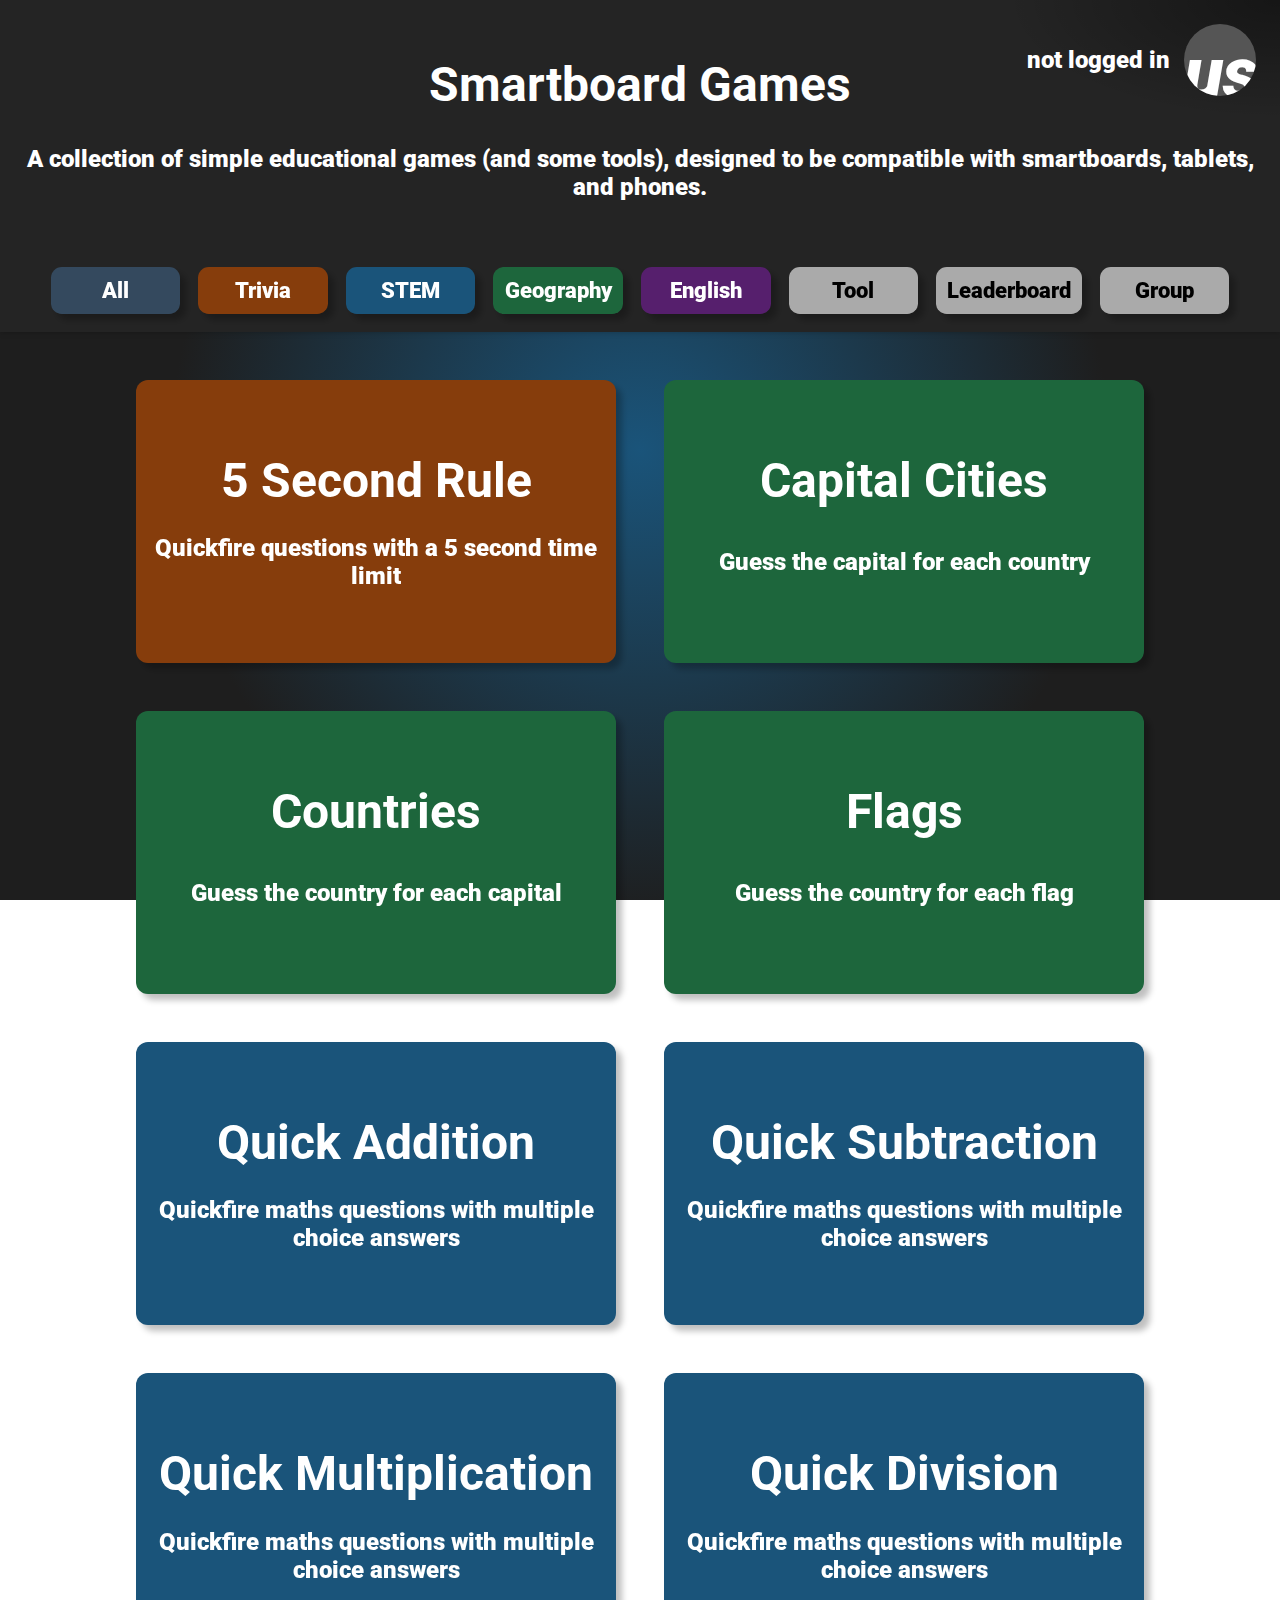
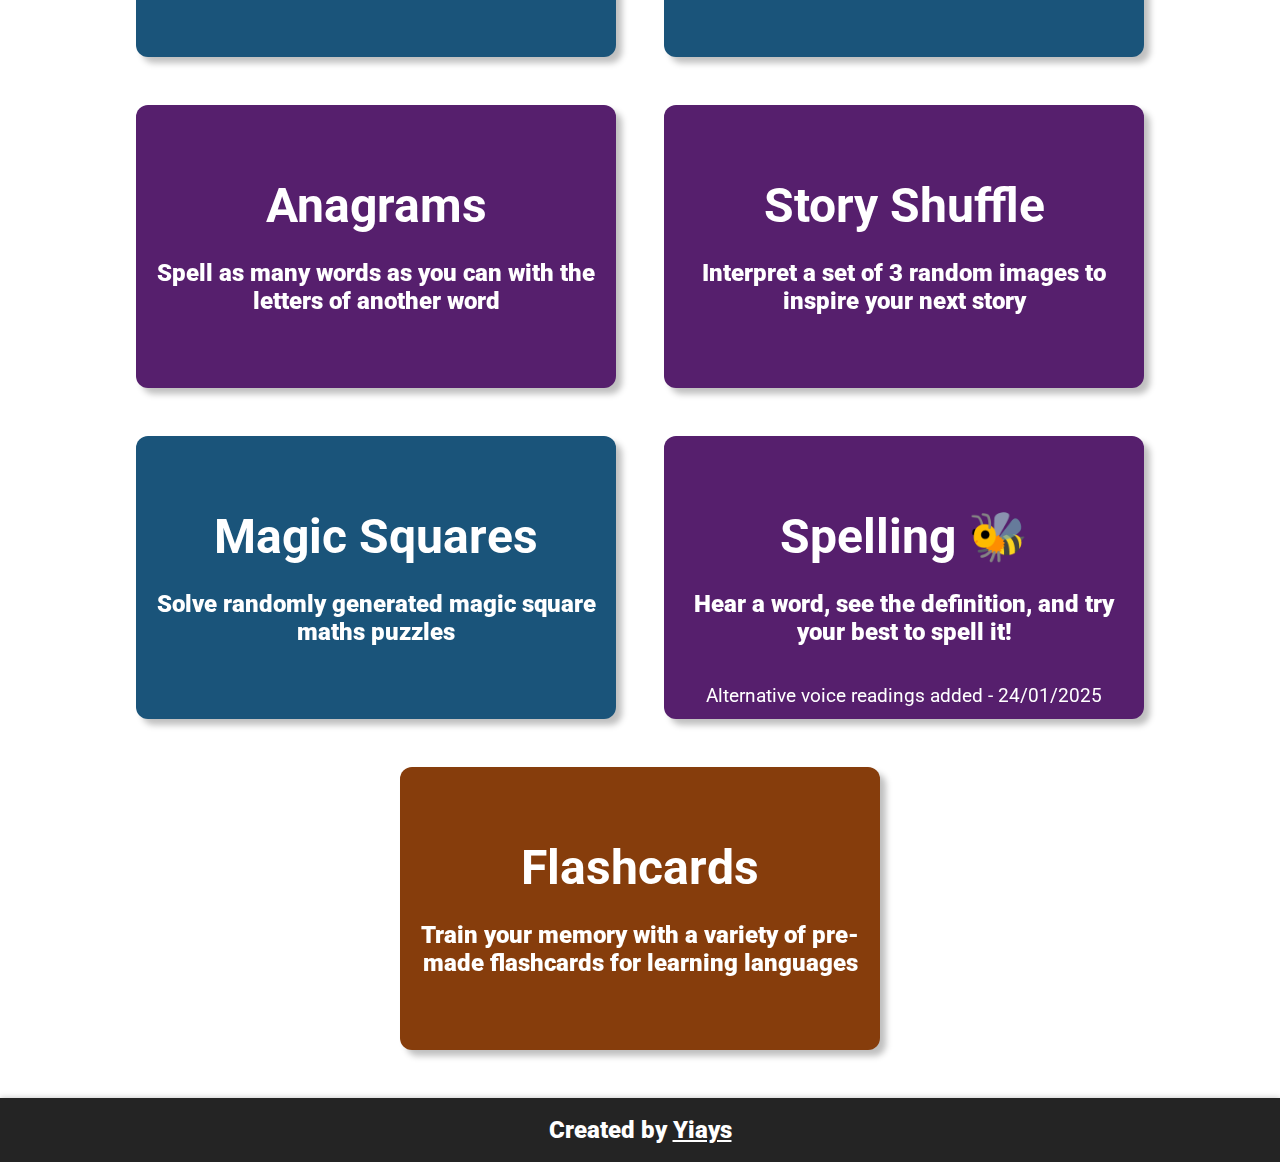
<file: index.html>
<!DOCTYPE html>
<html lang="en">
<head>
  <meta charset="UTF-8">
  <meta http-equiv="X-UA-Compatible" content="IE=edge">
  <meta name="viewport" content="width=device-width, initial-scale=1.0">
  <title>Smartboard Games</title>
  <meta name="description" content="A collection of simple educational games designed to run on smartboards, tablets, and phones.">
  <meta name="tags" content="educational, games, smartboard, whiteboard, classroom, student, interactive">

  <link rel="preconnect" href="https://fonts.googleapis.com">
  <link rel="preconnect" href="https://fonts.gstatic.com" crossorigin>
  <link href="https://fonts.googleapis.com/css2?family=Roboto:wght@400;900&display=swap" rel="stylesheet">
  <link rel="stylesheet" href="/common.css?v=16" rel="stylesheet">
  <link rel="stylesheet" href="https://cdn.yiays.com/yiaycons/yiaycons.css">
  <style>
    a {
      color: white!important;
    }
    .hero, nav, footer {
      width: 100%;
      box-sizing: border-box;
      background: #242424;
    }
    .hero {
      padding: 1em;
      z-index: 100;
    }
    @media screen and (max-width: 40rem) {
      .hero {
        padding-top: 3rem;
      }
    }
    nav, footer {
      box-shadow: rgba(0,0,0,0.25) 0 0 0.25rem 0;
    }
    nav {
      position: sticky;
      top: 0;
      z-index: 99;
    }
    .profile {
      position: absolute;
      display: flex;
      flex-direction: row;
      align-items: center;
      text-decoration: none;
      gap: 0.2em;
      top: 0;
      right: 0;
      font-size: 3rem;
      padding: 1rem;
      background: radial-gradient(at top right, rgba(0,0,0,0.4) 0%, rgba(0,0,0,0) 70%);
    }
    .profile::before {
      content: attr(data-username);
      font-size: 0.33em;
    }
    .profile::after {
      content: attr(data-note);
      font-size: 0.2em;
      position: absolute;
      font-style: italic;
      font-weight: 400;
      top: 0.6em;
      right: 1em;
      width: max-content;

    }
    .profile .pfp {
      background: #555;
      display: block;
      width: 1em;
      height: 1em;
      border-radius: 50%;
      overflow: hidden;
    }
    .profile .icon {
      position: relative;
      top: 0.1em;
    }
    main {
      display: flex;
      flex-grow: 1;
      align-items: center;
      justify-content: center;
    }
    footer {
      display: flex;
      padding: 0.75em;
      align-items: center;
      justify-content: center;
    }
    footer > * {
      margin: 0 2rem;
    }
    .row {
      display: flex;
      flex-direction: row;
      flex-wrap: wrap;
      justify-content: center;
    }
    .games {
      margin: 1rem;
      max-width: 120rem;
    }
    .categories {
      display: block;
      text-align: center;
      padding: 0.5rem;
    }
    .category {
      display: inline-block;
      font-size: 0.9rem;
      margin: 0.25rem;
      min-width: 5em;
    }
    .category.active {
      border-bottom-left-radius: 0;
      border-bottom-right-radius: 0;
    }
    .c-trivia {
      background-color: #863d0c;
      background-color: var(--trivia);
    }
    .c-stem {
      background-color: #1a547a;
      background-color: var(--stem);
    }
    .c-geography {
      background-color: #1d663c;
      background-color: var(--geo);
    }
    .c-english {
      background-color: #561f6d;
      background-color: var(--eng);
    }
    .c-other {
      background-color: #aaa;
      background-color: var(--secondary);
      color: black !important;
      color: var(--antitext) !important;
    }
    .game {
      position: relative;
      flex-direction: column;
      width: 19em;
      min-height: 5.8em;
      max-height: 12em;
      margin: 1em;
      padding: 3em 0.5em;
      font-size: 1em;
      transition: font-size 250ms;
    }
    .game::after {
      content: attr(data-note);
      position: absolute;
      bottom: 0;
      left: 0;
      right: 0;
      text-align: center;
      margin: 0.5rem;
      font-size: 0.8em;
      font-weight: 400;
    }
    .game.hidden {
      font-size: 0em;
    }
    .game .badges {
      position: absolute;
      top: 0;
      right: 0;
      text-align: right;
      margin: 0.5em;
    }
    .game h1, .game p {
      flex-grow: 1;
    }
    .game sub {
      font-style: italic;
    }
  </style>
</head>
<body>
  <div class="hero">
    <a href="/profile.html" class="profile" data-username="not logged in" data-note="">
      <i class="pfp">
        <span class="icon icon-">user</span>
      </i>
    </a>
    <h1>Smartboard Games</h1>
    <p>
      A collection of simple educational games (and some tools), designed to be compatible with smartboards, tablets, and phones.
    </p>
  </div>
  <nav class="categories">
    <a href="#" class="btn category" data-filter="none">All</a>
    <a href="#trivia" class="btn category c-trivia" data-filter="trivia">Trivia</a>
    <a href="#stem" class="btn category c-stem" data-filter="stem">STEM</a>
    <a href="#geography" class="btn category c-geography" data-filter="geography">Geography</a>
    <a href="#english" class="btn category c-english" data-filter="english">English</a>
    <a href="#tool" class="btn category c-other" data-filter="tool"><span class="icon icon-cog"></span> Tool</a>
    <a href="#leaderboard" class="btn category c-other" data-filter="leaderboard"><span class="icon icon-stats-bars2"></span> Leaderboard</a>
    <a href="#group" class="btn category c-other" data-filter="group"><span class="icon icon-users"></span> Group</a>
  </nav>
  <main>
    <div class="row games">
      <a href="trivia/5secondrule.html" class="btn game c-trivia" data-filter="trivia group" data-note="">
        <p class="badges">
          <span class="icon icon-users" title="Group game"></span>
        </p>
        <h1>5 Second Rule</h1>
        <p>Quickfire questions with a 5 second time limit</p>
      </a>
      <a href="geography/capitals.html" class="btn game c-geography" data-filter="geography group" data-note="">
        <p class="badges">
          <span class="icon icon-users" title="Group game"></span>
        </p>
        <h1>Capital Cities</h1>
        <p>Guess the capital for each country</p>
      </a>
      <a href="geography/capitals.html?mode=1" class="btn game c-geography" data-filter="geography group" data-note="">
        <p class="badges">
          <span class="icon icon-users" title="Group game"></span>
        </p>
        <h1>Countries</h1>
        <p>Guess the country for each capital</p>
      </a>
      <a href="geography/capitals.html?mode=2" class="btn game c-geography" data-filter="geography group" data-note="">
        <p class="badges">
          <span class="icon icon-users" title="Group game"></span>
        </p>
        <h1>Flags</h1>
        <p>Guess the country for each flag</p>
      </a>
      <a href="stem/quickmaths.html?mode=0&difficulty=easy" class="btn game c-stem" data-filter="stem leaderboard" data-scope="quickmaths_0_*" data-note="">
        <p class="badges">
          <span class="icon icon-stats-bars2" title="Leaderboard game"></span>
        </p>
        <h1>Quick Addition</h1>
        <p>Quickfire maths questions with multiple choice answers</p>
      </a>
      <a href="stem/quickmaths.html?mode=1&difficulty=easy" class="btn game c-stem" data-filter="stem leaderboard" data-scope="quickmaths_1_*" data-note="">
        <p class="badges">
          <span class="icon icon-stats-bars2" title="Leaderboard game"></span>
        </p>
        <h1>Quick Subtraction</h1>
        <p>Quickfire maths questions with multiple choice answers</p>
      </a>
      <a href="stem/quickmaths.html?mode=2&difficulty=easy" class="btn game c-stem" data-filter="stem leaderboard" data-scope="quickmaths_2_*" data-note="">
        <p class="badges">
          <span class="icon icon-stats-bars2" title="Leaderboard game"></span>
        </p>
        <h1>Quick Multiplication</h1>
        <p>Quickfire maths questions with multiple choice answers</p>
      </a>
      <a href="stem/quickmaths.html?mode=3&difficulty=easy" class="btn game c-stem" data-filter="stem leaderboard" data-scope="quickmaths_3_*" data-note="">
        <p class="badges">
          <span class="icon icon-stats-bars2" title="Leaderboard game"></span>
        </p>
        <h1>Quick Division</h1>
        <p>Quickfire maths questions with multiple choice answers</p>
      </a>
      <a href="english/anagrams.html" class="btn game c-english" data-filter="english leaderboard" data-scope="anagrams_*" data-note="">
        <p class="badges">
          <span class="icon icon-stats-bars2" title="Leaderboard game"></span>
        </p>
        <h1>Anagrams</h1>
        <p>Spell as many words as you can with the letters of another word</p>
      </a>
      <a href="english/storyshuffle.html" class="btn game c-english" data-filter="english tool" data-note="">
        <p class="badges">
          <span class="icon icon-cog" title="Utility"></span>
        </p>
        <h1>Story Shuffle</h1>
        <p>Interpret a set of 3 random images to inspire your next story</p>
      </a>
      <a href="stem/magicsquares.html" class="btn game c-stem" data-filter="stem" data-note="">
        <p class="badges"></p>
        <h1>Magic Squares</h1>
        <p>Solve randomly generated magic square maths puzzles</p>
      </a>
      <a href="english/spelling.html" class="btn game c-english" data-filter="english" data-scope="spelling_*" data-note="Alternative voice readings added - 24/01/2025">
        <p class="badges">
          <span class="icon icon-stats-bars2" title="Leaderboard game"></span>
        </p>
        <h1>Spelling 🐝</h1>
        <p>Hear a word, see the definition, and try your best to spell it!</p>
      </a>
      <a href="trivia/flashcards.html" class="btn game c-trivia" data-filter="trivia tool" data-note="">
        <p class="badges">
          <span class="icon icon-cog" title="Utility"></span>
        </p>
        <h1>Flashcards</h1>
        <p>Train your memory with a variety of pre-made flashcards for learning languages</p>
      </a>
    </div>
  </main>

  <footer>
    <span>
      Created by <a href="https://yiays.com">Yiays</a>
    </span>
  </footer>
  
  <script src="//cdn.yiays.com/jquery-3.7.1.min.js"></script>
  <script src="/common.js?v=16"></script>
  <script>
    let badgeCache;
    if(localStorage.getItem('badges')) {
      badgeCache = JSON.parse(localStorage.getItem('badges'));
    }

    $().ready(() => {
      $('.category').on('click', (e) => {
        filter(e.target.dataset.filter);
      });

      function filter(id) {
        $('.game').addClass('hidden');
        if(id == 'none'){
          $('.game').removeClass('hidden');
        }else{
          $(`.game[data-filter*=${id}]`).removeClass('hidden');
        }
        $('.category.active').removeClass('active');
        $(`.category.${id}`).addClass('active');
      }

      filter(location.hash?location.hash.substr(1):'none');

      // Show 🥇, 🥈, or 🥉 if a saved username is on the default leaderboard
      if(username) {
        if(badgeCache) {
          if(badgeCache.username == username) {
            $.get('https://highscore.yiays.com/?modified')
            .done((data) => update_badges(badgeCache.modified, data))
          } else {
            update_badges();
          }
        } else {
          update_badges()
        }
      }
    });

    function update_badges(cacheDate=0, badgeDate=Infinity) {
      if(cacheDate < badgeDate) {
        badgeCache = {username: username, modified: (new Date()).valueOf()}
        $('.game[data-scope]').each((_,el) => {
          $.getJSON(`https://highscore.yiays.com/?scope=${el.dataset.scope}&username=${username}`)
          .done((data) => {
            addLeaderboardBadges(el, data);
            badgeCache[el.dataset.scope] = data;
          })
          .then(() => localStorage.setItem('badges', JSON.stringify(badgeCache)));
        });
      }else{
        $('.game[data-scope]').each((_,el) => {
          if(el.dataset.scope in badgeCache)
            addLeaderboardBadges(el, badgeCache[el.dataset.scope]);
          else {
            clearLeaderboardBadges();
            badgeCache = null;
            update_badges();
            return false;
          }
        });
      }
    }

    const placeName = {1:'1st', 2:'2nd', 3:'3rd'};
    const placeEmoji = {1:'🥇', 2:'🥈', 3:'🥉'};
    function addLeaderboardBadges(el, data) {
      let badgeContainer = $(el).find('.badges');
      var sorted = diffsorter(Object.entries(data));
      sorted.forEach((place) => {
        if(place[1] <= 3)
          badgeContainer.append(`<span class="placement" title="You placed ${placeName[place[1]]} in ${place[0]} mode">${placeEmoji[place[1]]}</span>`);
        else
        badgeContainer.append(`<span class="placement" title="You placed ${place[1]}th in ${place[0]} mode">✅</span>`);
      });
    }
    function clearLeaderboardBadges() {
      $('.badges > .placement').remove();
    }
    function diffsorter(arr) {
      const order = ['baby','easy','medium','hard','harder'];
      return arr.sort((a, b) => {
        const indexA = order.indexOf(a[0].toLowerCase());
        const indexB = order.indexOf(b[0].toLowerCase());
        if (indexA === -1 && indexB === -1) {
          return a[0].localeCompare(b[0]);
        } else if (indexA === -1) {
          return 1;
        } else if (indexB === -1) {
          return -1;
        } else {
          return indexA - indexB;
        }
      });
    }
  </script>
</body>
</html>
</file>
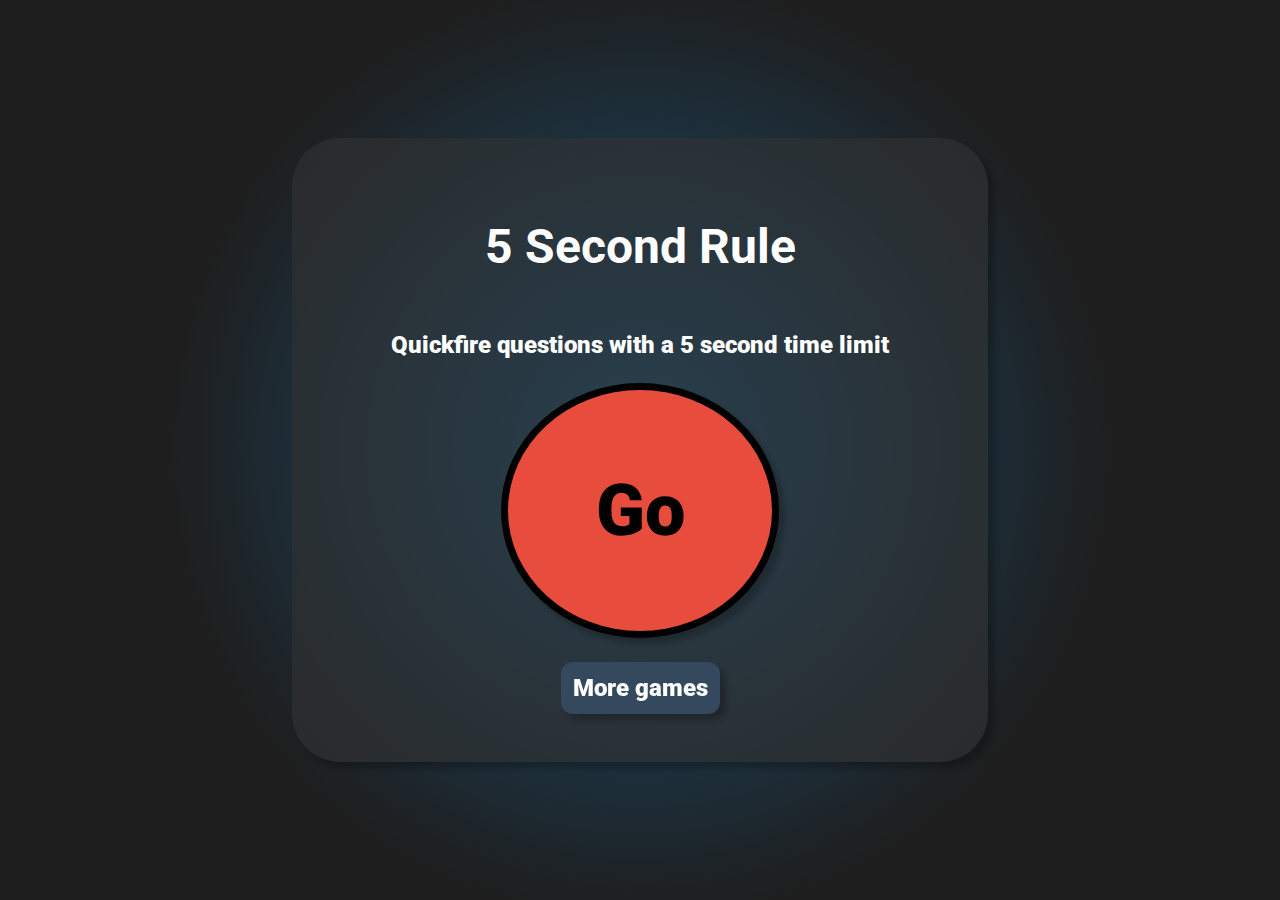
<file: 5secondrule.html>
<!DOCTYPE html>
<html lang="en">
<head>
  <meta charset="UTF-8">
  <meta http-equiv="X-UA-Compatible" content="IE=edge">
  <meta name="viewport" content="width=device-width, initial-scale=1.0">
  <title>5 Second Rule</title>

  <link rel="preconnect" href="https://fonts.googleapis.com">
  <link rel="preconnect" href="https://fonts.gstatic.com" crossorigin>
  <link href="https://fonts.googleapis.com/css2?family=Roboto:wght@900&display=swap" rel="stylesheet">
  <link rel="stylesheet" href="common.css?v=2" rel="stylesheet">
  <style>
    .countdown {
      font-size: 1.5em;
      margin-bottom: 1rem;
    }
  </style>
</head>
<body>
  <div id="menu" class="panel">
    <h1>5 Second Rule</h1>
    <p>Quickfire questions with a 5 second time limit</p>
    <a class="big-red btn" id="start" href="#">Go</a>
    <div class="options" style="margin-top: 1em">
      <a class="btn" href="./">More games</a>
    </div>
  </div>
  <div id="game" class="panel" style="display:none;">
    <h1 id="question">Question</h1>
    <span class="countdown">5</span>
    <div class="options pre">
      <a class="btn action-cancel" href="#">Menu</a>
      <a class="btn action-timer" href="#">Start the timer</a>
    </div>
    <div class="options post">
      <a class="btn action-cancel" href="#">Menu</a>
      <a class="btn action-advance" href="#">Next question</a>
    </div>
  </div>

  <script src="//cdn.yiays.com/jquery-3.6.0.min.js"></script>
  <script src="//cdn.yiays.com/jquery-color.min.js"></script>
  <script src="common.js?v=2"></script>
  <script>
    const questions = [
      "toppings that shouldn't go on pizza",
      "toppings that go on ice cream",
      "ice cream flavours",
      "potato chip flavours",
      "sweet foods",
      "salty foods",
      "spicy foods",
      "types of cookie",
      "types of pizza",
      "types of soup",
      "types of yoghurt",
      "types of milk",
      "Pokemon",
      "farm animals",
      "zoo animals",
      "red fruits",
      "songs you like",
      "songs you hate",
      "fruits",
      "vegetables",
      "brands of fizzy",
      "brands of chocolate",
      "potato chip flavours",
      "things made of plastic",
      "white things",
      "orange things",
      "green things",
      "purple things",
      "blue things",
      "things a painter would have",
      "things a musician would have",
      "things a magician would have",
      "things that can fly",
      "things that can run",
      "things in this room",
      "things that need electricity",
      "things you can buy at a fish 'n chip shop",
      "things you wear in the Winter",
      "things you wear in the Summer",
      "things you spread on toast",
      "things you can only find in New Zealand",
      "things you wear around your neck",
      "things you would do if shipwrecked on an island",
      "things that pirates have",
      "things with a screen",
      "powers vampires have",
      "powers werewolves have",
      "super powers",
      "super heroes",
      "fairy tales",
      "sports that need a ball",
      "things found in a pencil case",
      "things found in a bin",
      "things that start with A",
      "things that start with B",
      "things that start with C",
      "things that start with D",
      "things that start with E",
      "things that start with F",
      "things that start with G",
      "things that start with H",
      "things that start with I",
      "things that start with J",
      "things that start with K",
      "things that start with L",
      "things that start with M",
      "things that start with N",
      "things that start with O",
      "things that start with P",
      "things that start with Q",
      "things that start with R",
      "things that start with S",
      "things that start with T",
      "things that start with U",
      "things that start with V",
      "things that start with W",
      "things that start with Y",
      "things that start with Z",
      "holidays",
      "seasons",
      "fish",
      "reptiles",
      "mammals",
      "birds",
      "insects",
      "emotions",
      "animals that begin with the letter A",
      "foods that begin with the letter P",
      "things you aren't allowed to do",
      "things that swim",
      "months in a year",
      "days in a week",
      "members of the Chinese zodiac",
      "countries in Europe",
      "countries in Asia",
      "countries beginning with the letter M",
      "countries beginning with the letter S",
      "subjects taught at school",
      "gemstones",
      "Disney characters",
      "flowers",
      "shapes",
      "planets",
      "movies",
      "sports played in teams",
      "capital cities in the world",
      "languages spoken in Europe",
      "languages spoken in Asia",
      "languages spoken in South America",
      "famous singers",
      "things you can't do in the dark",
      "things you can do in the dark",
      "things you can do alone",
      "things you can't do alone",
      "musical instruments",
      "ways to cook an egg",
      "ways to cook a potato",
      "types of cereal",
      "foods you can eat with a spoon",
      "foods you can't eat with a spoon",
      "foods you can eat with a fork",
      "foods you can't eat with a fork",
      "foods you can eat with chopsticks",
      "foods you can't eat with chopsticks",
      "foods your grandparents make",
      "ways to make your mother mad",
      "ways to make your father mad",
      "ways to make your mother happy",
      "ways to make your father happy",
      "boy names",
      "girl names",
      "board games",
      "scary small creatures",
      "types of cake",
      "Mario characters",
      "things you do before going to bed",
      "words that rhyme with 'stone'",
      "countries beginning with the letter 's'",
      "super heroes",
      "things you might find at a beach",
      "school sports",
      "punctuation marks",
      "french words",
      "illnesses",
      "things that you brush",
      "ways to waste money",
      "items you can recycle",
      "green foods",
      "words ending with 'ing'",
      "things you can do in water",
      "animals found in the garden",
      "things that are deadly",
      "words begining with 'tri'",
      "objects that have a handle",
      "maths symbols",
      "video games",
      "nocturnal creatures",
      "sauces",
      "ways to cook potatoes",
      "things you take to the beach",
      "numbers that add up to 50",
      "words ending with 'at'",
      "plants",
      "books",
      "types of meat",
      "organs",
      "foreign currencies",
      "things that come in a can",
      "jobs",
      "dinosaurs"
    ];

    let timer = null;

    $().ready(() => {
      function newquestion() {
        $('#question').text('Name 3 '+questions[Math.floor(Math.random() * questions.length)]);

        $('#game .options.post').hide();
        $('#game .options.pre').show();
        $('#game .countdown').hide();
      }

      function starttimer() {
        $('#game .options.pre').hide();
        $('#game .countdown').show();
        $('#game .countdown').text(5);
        timer = setInterval(() => {
          let val = $('#game .countdown').text();
          if(val > 0){
            val -= 1;
            $('#game .countdown').text(val>0?val:'Times up!');
          }else{
            $('#game .options.post').show();
            clearInterval(timer);
          }
        }, 1000);
      }

      $('#start').on('click', (e) => {
        e.preventDefault();

        $('#menu').hide();
        $('#game').show();
        
        newquestion();

        return false;
      });

      $('.action-cancel').on('click', (e) => {
        e.preventDefault();
        clearInterval(timer);

        $('#hype,#game').hide();
        $('#menu').show();

        return false;
      });

      $('.action-advance').on('click', newquestion);

      $('.action-timer').on('click', starttimer);
    })
  </script>
</body>
</html>
</file>
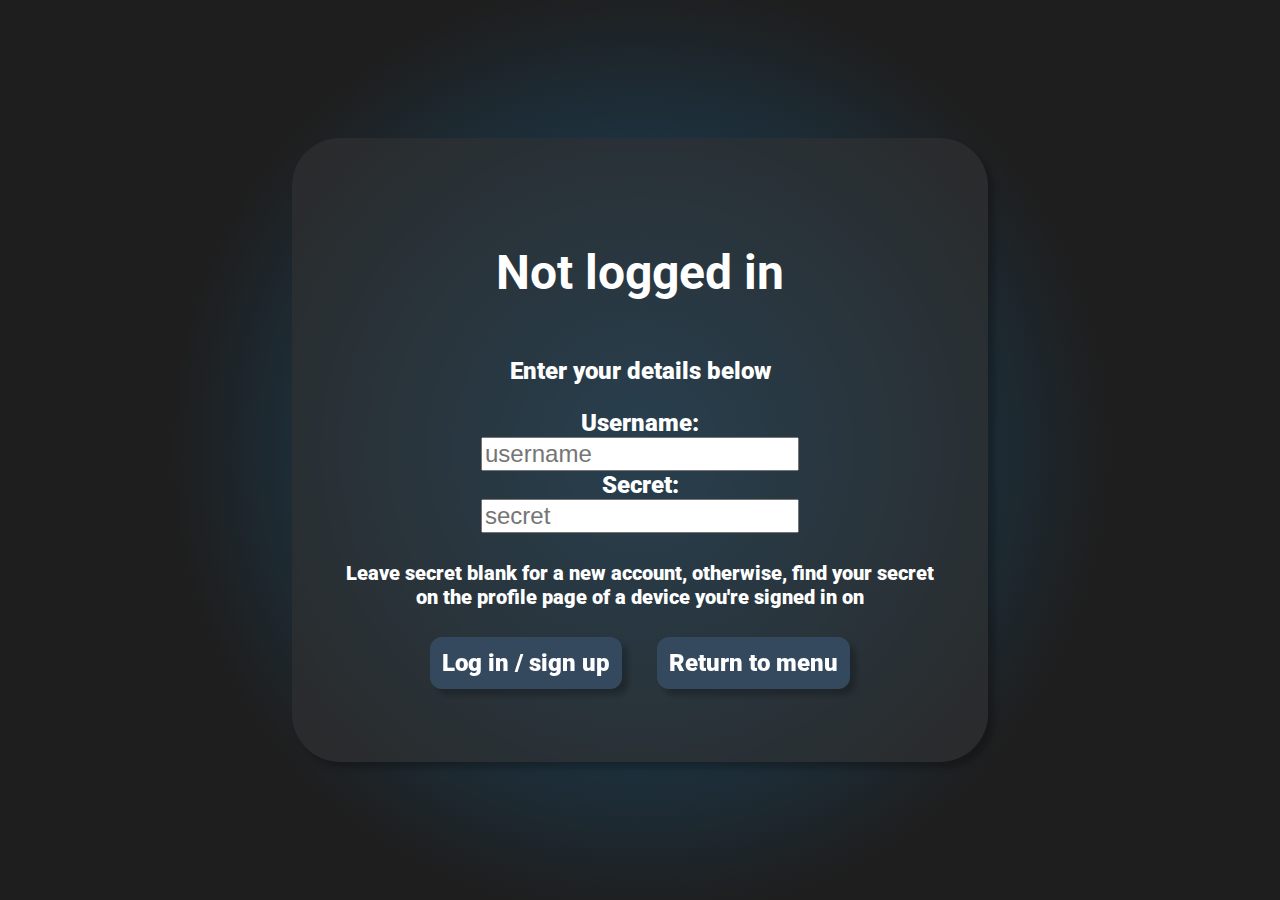
<file: profile.html>
<!DOCTYPE html>
<html lang="en">
<head>
  <meta charset="UTF-8">
  <meta http-equiv="X-UA-Compatible" content="IE=edge">
  <meta name="viewport" content="width=device-width, initial-scale=1.0">
  <title>Your Profile</title>
  <meta name="description" content="Test your country, capital and flag knowledge with all the variations of tests in this game.">
  <meta name="tags" content="geography, test, quiz, trivia, counties, capital cities, flags">

  <link rel="preconnect" href="https://fonts.googleapis.com">
  <link rel="preconnect" href="https://fonts.gstatic.com" crossorigin>
  <link href="https://fonts.googleapis.com/css2?family=Roboto:wght@400;900&display=swap" rel="stylesheet">
  <link rel="stylesheet" href="/common.css?v=16" rel="stylesheet">
</head>
<body>
  <form id="login" class="panel">
    <h1>Not logged in</h1>
    <p>
      Enter your details below
    </p>
    <label for="username">Username:</label>
    <input type="username" id="username" placeholder="username" required>
    <label for="secret">Secret:</label>
    <input type="password" id="secret" placeholder="secret">
    <br>
    <sub>Leave secret blank for a new account, otherwise, find your secret on the profile page of a device you're signed in on</sub>
    <br>
    <div class="options">
      <input type="submit" class="btn" value="Log in / sign up">
      <a href="/" class="btn">Return to menu</a>
    </div>
  </form>
  
  <div id="profile" class="panel" style="display:none">
    <h1 id="usertitle">Logged in</h1>
    <p>
      <span id="showname">Username: </span>
      <br>
      <span id="showsecret">Secret: </span>
    </p>
    <label for="theme">Colour scheme:</label>
    <select name="theme" id="theme">
      <option value="default">default</option>
    </select>
    <br>
    <sub>Note your secret down somewhere to add your account to a new device</sub>
    <br>
    <div class="options">
      <button class="btn disabled action-save">Save settings</button>
      <button class="btn action-logout">Sign out</button>
      <a href="/" class="btn">Games</a>
    </div>
  </d>

  <script src="//cdn.yiays.com/jquery-3.7.1.min.js"></script>
  <script src="/common.js?v=16"></script>
  <script>
    let original_theme = theme;

    {
      // Add options before JQuery so the login process can use them
      var themeSelect = document.getElementById('theme');
      Object.keys(c_schemes).forEach((c_scheme) => {
        if(c_scheme != 'default')
          themeSelect.options[themeSelect.options.length] = new Option(c_scheme, c_scheme);
      });
    }

    $().ready(() => {
      $('#login').submit((e) => {
        e.preventDefault();

        let fusername = $('#username').val().toLowerCase();
        let fsecret = $('#secret').val();
        if(fsecret)
          log_in(fusername, fsecret);
        else
          sign_up(fusername);
      });

      $('.action-logout').on('click', log_out);

      $('#theme').on('change', change_theme);

      $('.action-save').on('click', save_prefs);
    });

    function change_theme(e) {
      // Preview theme
      theme = e.target.value;
      advance_colour();

      $('.action-save').removeClass('disabled');
    }

    function save_prefs() {
      if(theme != original_theme) {
        $.get(`https://highscore.yiays.com/?secret=${secret}&username=${username}&theme=${theme}`)
        .done((data) => {
          complete_login(username, data.secret, data.theme, null, true);
          toasty("Profile updated successfully! (Note: it can take up to two days for settings to sync)", 10);
          original_theme = theme;
          $('.action-save').addClass('disabled');
        })
        .fail((error) => {
          if(error.status == 403) {
            toasty(error.responseText, 20, true);
            log_out();
          }
          else toasty(error.responseText? error.responseText : "Unable to save settings at this time.", 20, true);
        });
      }
    }
  </script>
</body>
</html>
</file>
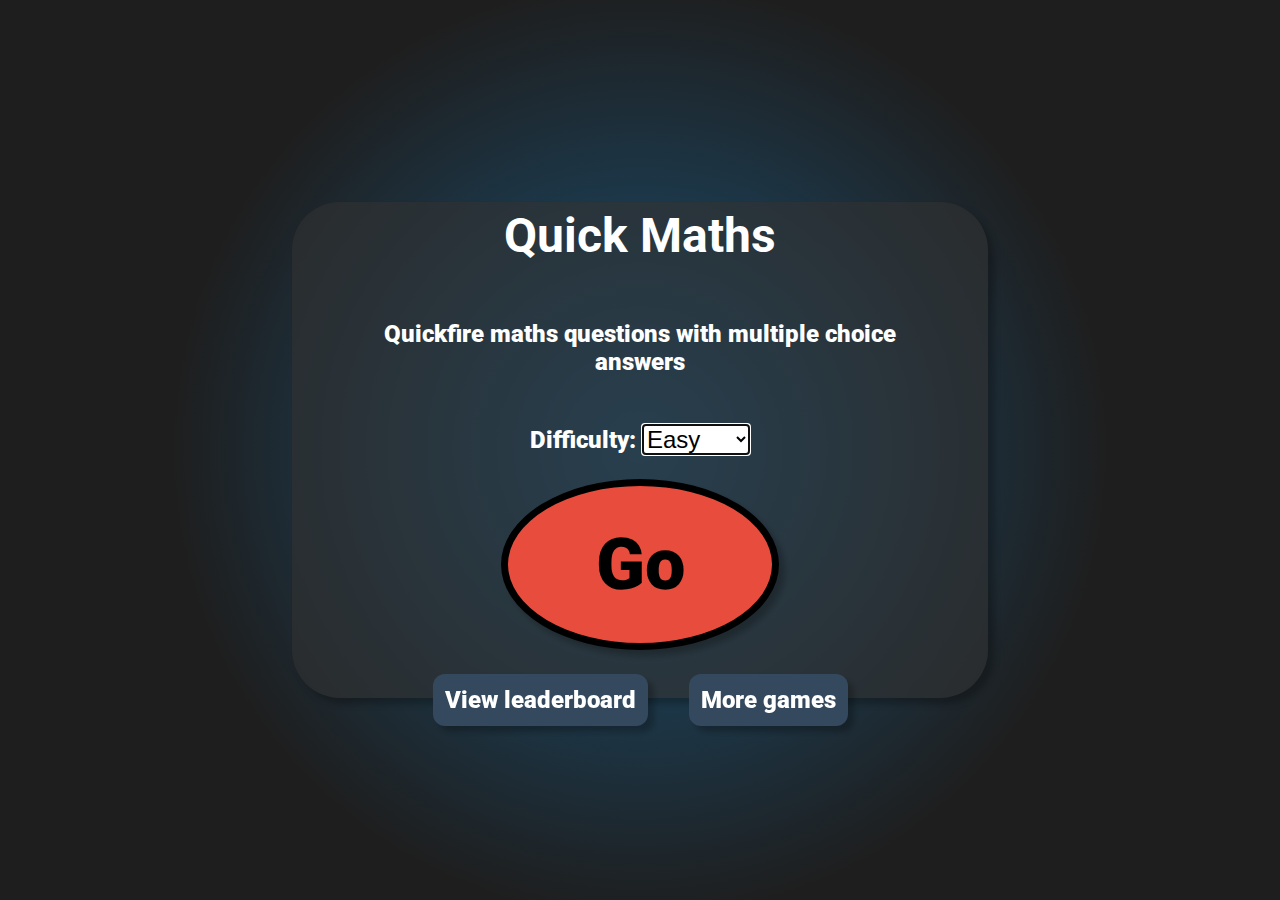
<file: quickmaths.html>
<!DOCTYPE html>
<html lang="en">
<head>
  <meta charset="UTF-8">
  <meta http-equiv="X-UA-Compatible" content="IE=edge">
  <meta name="viewport" content="width=device-width, initial-scale=1.0">
  <title>Quick Maths</title>

  <link rel="preconnect" href="https://fonts.googleapis.com">
  <link rel="preconnect" href="https://fonts.gstatic.com" crossorigin>
  <link href="https://fonts.googleapis.com/css2?family=Roboto:wght@900&display=swap" rel="stylesheet">
  <link rel="stylesheet" href="common.css?v=5" rel="stylesheet">
  <style>
    body>.panel {
      height: 400px;
    }
  </style>
</head>
<body>
  <div id="menu" class="panel">
    <h1>Quick Maths</h1>
    <p>
      Quickfire maths questions with multiple choice answers
    </p>
    <p>
      <label for="difficulty">Difficulty: </label>
      <select id="difficulty" autofocus>
        <option value="easy" selected>Easy</option>
        <option value="medium">Medium</option>
        <option value="hard">Hard</option>
        <option value="harder">Harder</option>
      </select>
    </p>
    <a class="big-red btn" id="start" href="#">Go</a>
    <div class="options" style="margin-top: 1em">
      <a class="btn action-leaderboard" href="#">View leaderboard</a>
      <a class="btn" href="./">More games</a>
    </div>
  </div>
  <div id="leaderboard" class="panel" style="display:none;">
    <h1>Quickest Maths</h1>
    <p id="leaderboard-diff">
      (Easy difficulty)
    </p>
    <table id="board" width="100%">
      <thead>
        <th>Place</th><th>Name</th><th>Score</th>
      </thead>
      <tbody>
        <td>--</td><td>-----</td><td>---</td>
      </tbody>
    </table>
    <br>
    <div class="options">
      <a class="btn action-cancel" href="#">Back</a>
    </div>
  </div>
  <div id="game" class="panel" style="display:none;">
    <h1 id="question">Question</h1>
    <div>
      Current time: <span class="timer" id="timer-current">00:00.00</span>
    </div>
    <div>
      Total time: <span class="timer" id="timer-total">00:00.00</span>
    </div>
    <br>
    <div class="pre">
      <div class="multichoice">
        <a class="btn action-answer" href="#">1</a>
        <a class="btn action-answer" href="#">2</a>
        <a class="btn action-answer" href="#">3</a>
        <a class="btn action-answer" href="#">4</a>
      </div>
      <br>
      <div class="options">
        <!--<a class="btn action-cancel" href="#">Menu</a>-->
      </div>
    </div>
    <div class="post">
      <h2 id="answer">Answer</h2>
      <div class="options">
        <!--<a class="btn action-cancel" href="#">Menu</a>-->
        <a class="btn action-advance" href="#">Next question</a>
      </div>
    </div>
    <div class="end">
      <b>Answers: </b> <span id="correctans">0</span>/<span id="totalans">0</span>.
      <br><b>Time penalty: </b> <span id="timepenalty">0</span>.
      <hr><b>Your score: <span id="score">0</span>%</b>
      <br><br>
      <div class="options">
        <a class="btn confirm-action action-cancel" href="#">Menu</a>
        <a class="btn action-submit" href="#">Submit highscore</a>
      </div>
      <br>
    </div>
  </div>

  <script src="//cdn.yiays.com/jquery-3.6.0.min.js"></script>
  <script src="//cdn.yiays.com/jquery-color.min.js"></script>
  <script src="common.js?v=4"></script>
  <script>
    const gamerules = {
      'easy': {'min': 1, 'max': 4, 'timegoal': 10},
      'medium': {'min': 2, 'max': 7, 'timegoal': 30},
      'hard': {'min': 4, 'max': 12, 'timegoal': 60},
      'harder': {'min': 12, 'max': 18, 'timegoal': 60}
    };
    const randomizers = [
      (i) => i - 4,
      (i) => i + 3,
      (i) => i * 2,
      (i) => i / 2,
      (i) => i * 2 - 5,
      (i) => i * 3 - 16,
      (i) => (i - 1) * 2,
      (i) => (i + 1) / 2 
    ];
    let difficulty, norepeat, tested;
    let q;
    let ans;
    let timerCurrent, totalTime, totalRight, score;
    let intTimer;

    $().ready(() => {
      function newquestion(newgame = false) {
        let range = gamerules[difficulty].max - gamerules[difficulty].min;
        let possiblequestions = (range + 1) * (range + 1);

        while(true) {
          ra = randint(gamerules[difficulty].max, gamerules[difficulty].min);
          rb = randint(gamerules[difficulty].max, gamerules[difficulty].min);
          q = `${ra} × ${rb}`

          if(norepeat.indexOf(q) >= 0) {
            if(norepeat.length >= possiblequestions) {
              endgame();
              return;
            }
            continue;
          }
          norepeat.push(q);
          tested.push(q);
          if(rb!=ra) // Also block repetition of the reverse of the question
            norepeat.push(`${rb} × ${ra}`);
          break;
        }

        ans = ra * rb;
        let answers = [ans];
        while(answers.length < 4) {
          wrongans = randomizers[randint(randomizers.length - 1)](ans);
          if(answers.indexOf(wrongans) < 0) {
            answers.push(wrongans);
          }
        }
        shuffle(answers);

        $('#question').text(`What is ${q}?`);
        for(var i in answers) {
          $('.multichoice > .btn').eq(i).text(answers[i]);
        }
        timerCurrent = new Date().getTime();
        intTimer = setInterval(timerTick, 50);
        if(newgame === true) {
          totalTime = 0;
          totalRight = 0;
        }

        $('#timer-current').parent().show();
        $('#game .post').hide();
        $('#game .end').hide();
        $('#game .pre').show();
      }

      function showanswer(e) {
        if(e.target.innerText == ans) {
          $('#answer').html(`Correct!<br><sub class="correct">${q} = ${ans}</sub>`);
          totalRight += 1;
        }else{
          $('#answer').html(`Not quite!<br><sub class="incorrect">${q} = ${ans}</sub>`);
        }
        
        clearInterval(intTimer);
        timerTick();
        totalTime += new Date().getTime() - timerCurrent;

        $('#game .pre').hide();
        $('#game .end').hide();
        $('#game .post').show();
      }

      function endgame() {
        $('#question').text("Challenge complete!");
        $('#timer-current').parent().hide();
        $('#game .pre').hide();
        $('#game .post').hide();
        $('#game .end').show();

        let timePentalty = Math.round((totalTime / 1000) - gamerules[difficulty].timegoal);
        $('#timepenalty').text(timePentalty);
        $('#correctans').text(totalRight);
        $('#totalans').text(tested.length);
        score = (totalRight / tested.length) * 100 - timePentalty;
        $('#score').text(Math.round(score));
      }

      function menu() {
        $('#game,#leaderboard').hide();
        $('#menu').show();
        clearInterval(intTimer);
      }

      function timerTick() {
        $('#timer-current').text(msToTime(new Date().getTime() - timerCurrent));
        $('#timer-total').text(msToTime(new Date().getTime() - timerCurrent + totalTime));
      }

      function submithighscore() {
        let username = prompt("Username");
        let secret = prompt("Secret code (must be typed by the teacher)");

        $.get(`https://highscore.yiays.workers.dev/?secret=${secret}&scope=quickmaths_${difficulty}&username=${username}&score=${score}`)
        .done((data) => {alert(data)})
        .fail(() => {alert("Something went wrong! Failed to save your highscore.")});
      }

      function showleaderboard() {
        $('#game,#menu').hide();
        $('#leaderboard').show();

        difficulty = $('#difficulty').val();

        $('#leaderboard-diff').text(`(${difficulty.charAt(0).toUpperCase()+difficulty.slice(1)} difficulty)`);

        $.get(`https://highscore.yiays.workers.dev/?scope=quickmaths_${difficulty}`)
        .done((data) => {
          var entries = Object.keys(data).map((key) => {
            return [key, data[key]];
          });
          entries.sort((a, b) => {
            return b[1] - a[1];
          });

          $('#board>tbody').html('');
          let i = 0;
          entries.slice(0, 10).forEach(entry => {
            $('#board>tbody').append(`<tr><td>${++i}</td><td>${entry[0]}</td><td>${entry[1]}%</td></tr>`);
          });
          if(i==0) $('#board>tbody').html('<td>--</td><td>-----</td><td>---</td>');
        })
        .fail(() => {alert("Failed to get the leaderboard!")});
      }

      function msToTime(duration) {
        var milliseconds = Math.floor((duration % 1000) / 10),
          seconds = Math.floor((duration / 1000) % 60),
          minutes = Math.floor((duration / (1000 * 60)) % 60);

        minutes = (minutes < 10) ? "0" + minutes : minutes;
        seconds = (seconds < 10) ? "0" + seconds : seconds;
        milliseconds = (milliseconds < 10) ? "0" + milliseconds : milliseconds;

        return minutes + ":" + seconds + "." + milliseconds;
      }

      $('.confirm-action').on('click', (e) => {
        if(confirm("This will clear your score, are you sure you want to continue?")) {
          return;
        }
        e.stopPropagation();
      });

      $('.action-cancel').on('click', menu);

      $('.action-advance').on('click', newquestion);

      $('.action-answer').on('click', showanswer);

      $('.action-submit').on('click', submithighscore);

      $('.action-leaderboard').on('click', showleaderboard);

      $('#start').on('click', (e) => {
        e.preventDefault();

        $('#menu,#leaderboard').hide();
        $('#game').show();
        difficulty = $('#difficulty').val();
        norepeat = [];
        tested = [];
        
        newquestion(true);

        return false;
      });
    });
  </script>
</body>
</html>
</file>
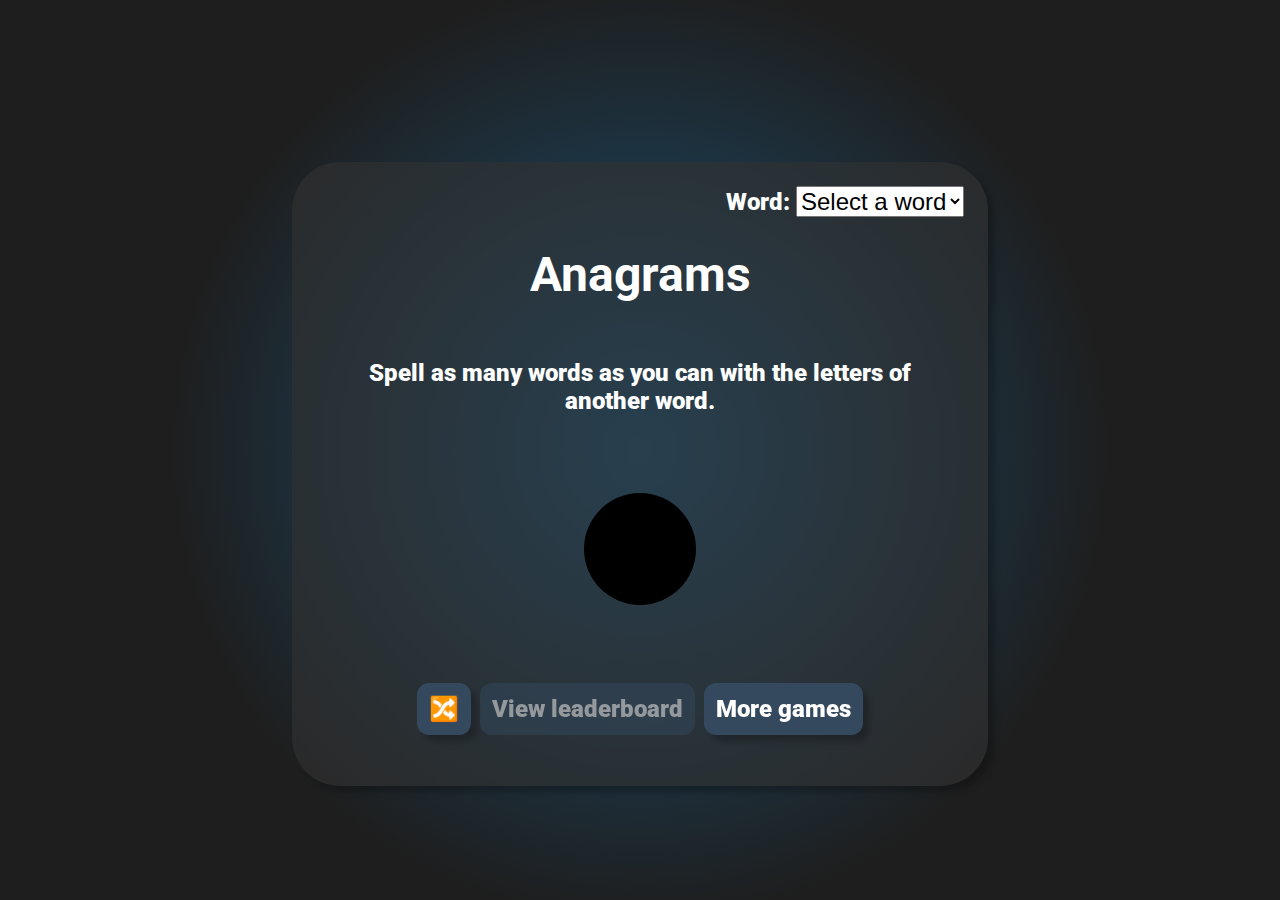
<file: english/anagrams.html>
<!DOCTYPE html>
<html lang="en">
<head>
  <meta charset="UTF-8">
  <meta http-equiv="X-UA-Compatible" content="IE=edge">
  <meta name="viewport" content="width=device-width, initial-scale=1.0">
  <title>Anagrams</title>
  <meta name="description" content="Spell as many words as you can using the letters of another word.">
  <meta name="tags" content="spelling, anagrams, challenge, typing, keyboard">

  <link rel="preconnect" href="https://fonts.googleapis.com">
  <link rel="preconnect" href="https://fonts.gstatic.com" crossorigin>
  <link href="https://fonts.googleapis.com/css2?family=Roboto:wght@400;900&display=swap" rel="stylesheet">
  <link rel="stylesheet" href="/common.css?v=16" rel="stylesheet">
  <style>
    body {
      margin-top: 2rem;
    }
    #found {
      max-height: 8rem;
      overflow-y: auto;
    }
    #keyboard > .row > .btn::after {
      content: attr(data-count);
      display: inline-block;
      position: absolute;
      font-size: 0.5em;
      top: 0.3em;
      right: 0.3em;
      color: var(--secondary);
    }
  </style>
</head>
<body>
  <div class="panel">
    <p class="panel-controls">
      <label for="modeswitch">Word: </label>
      <select name="word" id="modeswitch">
        <option selected value="">Select a word</option>
      </select>
    </p>
    <div id="menu" class="passthrough">
      <h1>Anagrams</h1>
      <p>Spell as many words as you can with the letters of another word.</p>
      <div class="loader">Loading...</div>
      <button class="big-red btn disabled" id="start" style="display:none">Go</button>
      <div class="options" style="margin-top: 1em">
        <div class="options">
          <button class="btn action-startrandom" title="Start with a randomly selected word">🔀</button>
          <button class="btn action-leaderboard disabled">View leaderboard</button>
          <a class="btn" href="/">More games</a>
        </div>
      </div>
    </div>
    <div id="game" class="passthrough" style="display:none;">
      <h1 id="question">Question</h1>
      <p id="input">_</p>
      <p id="found"></p>
      <br>
      <div class="options">
        <button class="btn confirm-action action-cancel">Menu</button>
        <button class="btn action-finish">Finish</button>
      </div>
    </div>
    <div id="results" class="passthrough" style="display:none;">
      <h1>Results</h1>
      <p>
        You managed to find <span id="finalscore">0</span> words that can be spelt with the
        letters of <span id="word">word</span>, <attr id="anagrams">0</attr> of which
        were anagrams!
      </p>
      <div class="options">
        <button class="btn action-cancel">Menu</button>
        <button class="btn action-leaderboard">View leaderboard</button>
      </div>
    </div>
    <div id="leaderboard" class="passthrough" style="display:none;">
      <h1>Leaderboard</h1>
      <p id="leaderboard-word">
        WORD
      </p>
      <table id="board" width="100%">
        <thead>
          <th>Place</th><th>Name</th><th>Score</th>
        </thead>
        <tbody>
          <td>--</td><td>-----</td><td>---</td>
        </tbody>
      </table>
      <br>
      <div class="options">
        <button class="btn action-cancel">Back</button>
      </div>
    </div>
  </div>
  <div id="keyboard" style="display:none;">
    <button class="btn action-toggle-keyboard">⌨️</button>
    <div class="row">
      <button class="btn action-type" data-count="0">Q</button>
      <button class="btn action-type" data-count="0">W</button>
      <button class="btn action-type" data-count="0">E</button>
      <button class="btn action-type" data-count="0">R</button>
      <button class="btn action-type" data-count="0">T</button>
      <button class="btn action-type" data-count="0">Y</button>
      <button class="btn action-type" data-count="0">U</button>
      <button class="btn action-type" data-count="0">I</button>
      <button class="btn action-type" data-count="0">O</button>
      <button class="btn action-type" data-count="0">P</button>
    </div>
    <div class="row">
      <button class="btn action-type" data-count="0">A</button>
      <button class="btn action-type" data-count="0">S</button>
      <button class="btn action-type" data-count="0">D</button>
      <button class="btn action-type" data-count="0">F</button>
      <button class="btn action-type" data-count="0">G</button>
      <button class="btn action-type" data-count="0">H</button>
      <button class="btn action-type" data-count="0">J</button>
      <button class="btn action-type" data-count="0">K</button>
      <button class="btn action-type" data-count="0">L</button>
    </div>
    <div class="row" style="padding-left:0.6em;">
      <button class="btn action-type" data-count="0">Z</button>
      <button class="btn action-type" data-count="0">X</button>
      <button class="btn action-type" data-count="0">C</button>
      <button class="btn action-type" data-count="0">V</button>
      <button class="btn action-type" data-count="0">B</button>
      <button class="btn action-type" data-count="0">N</button>
      <button class="btn action-type" data-count="0">M</button>
      <button class="btn action-untype">&lt;&times;</button>
      <button class="btn action-submit">✓</button>
    </div>
  </div>

  <script src="//cdn.yiays.com/jquery-3.7.1.min.js"></script>
  <script src="/common.js?v=16"></script>
  <script>
    const words = [
      "truest",
      "peach",
      "players",
      "study",
      "conversation",
      "astronomer",
      "incredible",
      "unidentifiably",
      "triangulated",
      "mountaineers",
      "computerised",
      "disagreement",
      "replications",
      "resistance",
      "creative",
      "parental",
      "statement",
      "nonuniversalist",
      "spectatorial",
      "cameralistic",
      "recreationist",
      "unmaledictory",
      "pharmacolite",
      "miscreations",
      "nondialectic"
    ];
    let dictionary = [];
    let word, keys, input, answers;

    $().ready(() => {
      $.get('dictionary.txt?v=5.4')
      .done((data) => {dictionary = data.split(/\r?\n/);load_complete()})
      .fail(() => {toasty("Failed to get the dictionary! Try reloading the page...", 20, true)});

      words.forEach((w) => {
        $('#modeswitch').append(`<option value="${w}">${w.toUpperCase()}</option>`);
      });

      $('#modeswitch').on('change', (e) => {word=e.target.value; on_modechange()});

      $('.action-startrandom').on('click', startrandom);

      $('#start').on('click', newgame);

      $('.action-toggle-keyboard').on('click', toggle_keyboard);

      $('.action-type').on(
        'click',
        (e) => type(e.target.textContent)
      );
      $('.action-untype').on('click', untype);
      init_keyboard_capture();

      $('.action-cancel').on('click', menu);

      $('.action-results').on('click', () => {
        $('#leaderboard').hide();
        $('#results').show();
      })

      $('.action-submit').on('click', checkanswer);

      $('.action-leaderboard').on('click', showleaderboard);

      $('.action-finish').on('click', endgame);

      if('word' in urlParams) {
        word = urlParams.word;
        on_modechange();
      }
    });

    function startrandom() {
      word = words[Math.floor(Math.random() * words.length)]
      on_modechange()
      newgame()
    }

    function on_modechange() {
      if(word === undefined || words.indexOf(word) == -1) {
        $('#start,.action-leaderboard').addClass('disabled');
        if($('#leaderboard>h1').is(':visible')) menu();
        if('word' in urlParams)
          window.history.pushState({}, '', document.location.href.split('?')[0]);
        if($('#modeswitch').val())
          $('#modeswitch').val('');
      }
      else {
        $('#start,.action-leaderboard').removeClass('disabled');
        if($('#leaderboard>h1').is(':visible')) showleaderboard();
        if(!('word' in urlParams) || urlParams.word != word)
          window.history.pushState({}, '', document.location.href.split('?')[0]+`?word=${word}`);
        if($('#modeswitch').val() != word)
          $('#modeswitch').val(word);
      }
    }

    function menu() {
      $('#game,#results,#leaderboard,#keyboard').hide();
      $('#menu,.panel-controls').show();
      $('body').removeClass('keyboard');
    }

    function newgame() {
      if(word) {
        $('#menu,#results,#leaderboard,.panel-controls').hide();
        input = '';
        $('#input').text('_');
        $('#game,#keyboard').show();
        popup_keyboard();
        answers = [];
        $('#question').text(word.toUpperCase());
        resetkeys();
      }
    }

    function resetkeys() {
      keys = {
        'Q':0,'W':0,'E':0,'R':0,'T':0,'Y':0,'U':0,'I':0,'O':0,'P':0,
        'A':0,'S':0,'D':0,'F':0,'G':0,'H':0,'J':0,'K':0,'L':0,
        'Z':0,'X':0,'C':0,'V':0,'B':0,'N':0,'M':0
      }
      for(var i=0; i<word.length; i++) {
        var letter = word.charAt(i).toUpperCase();
        keys[letter] += 1;
      }

      $('.action-type').each((i, el) => {
        $(el).attr('data-count', keys[$(el).text()]);
        if(keys[$(el).text()] > 0)
          $(el).removeClass('disabled');
        else
          $(el).addClass('disabled');
      });

      $('#found').text(answers.join(', ').toUpperCase())
      .animate({scrollTop: $('#found')[0].scrollHeight}, 300);

    }

    function checkanswer() {
      let check = input.toLowerCase();

      if(check.length < 1) {
        shake($('.panel'));
        return;
      }
      if(check == word) {
        shake($('.panel'));
        return;
      }
      if(answers.indexOf(check) >= 0) {
        shake($('.panel'));
        return;
      }
      if(dictionary.indexOf(check) == -1) {
        shake($('.panel'));
        return;
      }
      answers.push(check);
      input = '';
      $('#input').text('_');
      resetkeys();
    }

    function endgame() {
      if(!confirm("After finishing, you can't enter any more words. Continue?")) return;

      $('#menu,#game,#keyboard').hide();
      $('#results').show();
      $('body').removeClass('keyboard');
      
      $('#finalscore').text(answers.length);
      $('#finalscore').prop('title', answers.join('\n'));
      $('#word').text(word);
      let anagrams = answers.filter((e) => {return e.length == word.length});
      $('#anagrams').text(anagrams.length);
      $('#anagrams').prop('title', anagrams.join('\n'));

      submit_highscore(`anagrams_${word}`, `[${anagrams.length},${answers.length}]`);
    }

    function showleaderboard() {
      $('#results,#menu,#game,#keyboard').hide();
      $('#leaderboard,.panel-controls').show();
      $('body').removeClass('keyboard');

      $('#leaderboard-word').text(`(${word.toUpperCase()})`);

      get_leaderboard(`anagrams_${word}`,
                      result_converter=(value) => `${value[0]} Anagram(s), ${value[1]} Word(s)`,
                      sorter=(a,b) => (a[2][0]===b[2][0])?b[2][1]-a[2][1]:b[2][0]-a[2][0]);
    }

    function type(letter) {
      if(keys[letter] > 0) {
        input += letter;
        $('#input').text(input + '_');

        keys[letter] -= 1
        $(`.action-type:contains('${letter}')`).attr('data-count', keys[letter]);
        if(keys[letter] <= 0) {
          $(`.action-type:contains('${letter}')`).addClass('disabled');
        }
      }else{
        shake($('.panel'));
      }
    }
    function untype() {
      if (input.length) {
        var letter = input.charAt(input.length - 1);
        input = input.slice(0, -1);
        keys[letter] += 1;
        $(`.action-type:contains('${letter}')`).attr('data-count', keys[letter]);
        $(`.action-type:contains('${letter}')`).removeClass('disabled');
        $('#input').text(input + '_');
      } else {
        shake($('.panel'));
      }
    }
    
    var urlParams;
    window.onpopstate = function () {
      var match,
        pl     = /\+/g,  // Regex for replacing addition symbol with a space
        search = /([^&=]+)=?([^&]*)/g,
        decode = function (s) { return decodeURIComponent(s.replace(pl, " ")); },
        query  = window.location.search.substring(1);
    
      urlParams = {};
      while (match = search.exec(query))
        urlParams[decode(match[1])] = decode(match[2]);
      
      if('word' in urlParams && urlParams.word != word) {
        word = urlParams.word;
        on_modechange();
      } else if (word != undefined) {
        word = undefined;
        on_modechange();
      }
    }
    window.onpopstate();
  </script>
</body>
</html>
</file>
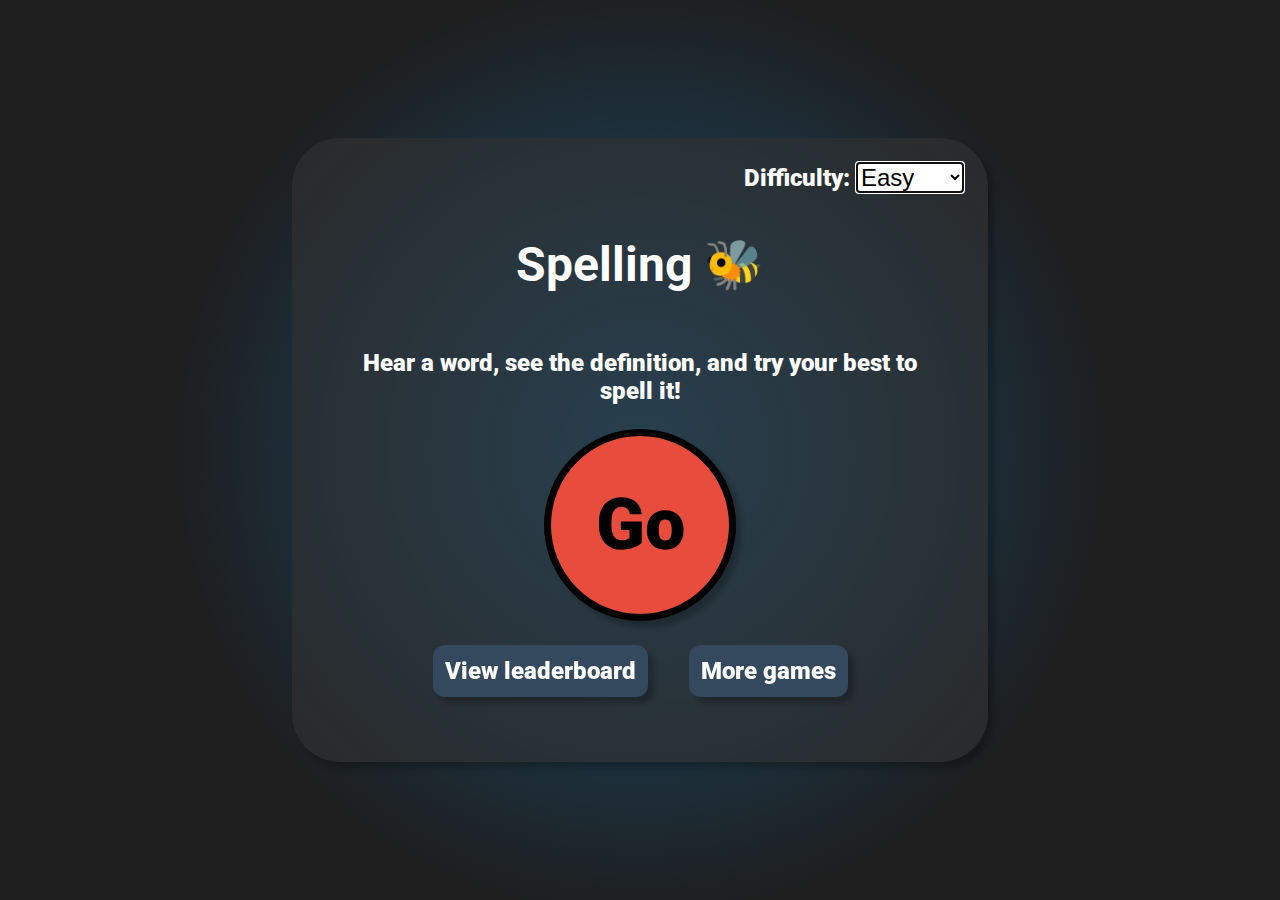
<file: english/spelling.html>
<!DOCTYPE html>
<html lang="en">
<head>
  <meta charset="UTF-8">
  <meta http-equiv="X-UA-Compatible" content="IE=edge">
  <meta name="viewport" content="width=device-width, initial-scale=1.0">
  <title>Spelling 🐝</title>
  <meta name="description" content="Hear a word, see the definition, and try your best to spell it!">
  <meta name="tags" content="spelling, bee, challenge, typing, keyboard">

  <link rel="preconnect" href="https://fonts.googleapis.com">
  <link rel="preconnect" href="https://fonts.gstatic.com" crossorigin>
  <link href="https://fonts.googleapis.com/css2?family=Roboto:wght@400;900&display=swap" rel="stylesheet">
  <link rel="stylesheet" href="/common.css?v=16" rel="stylesheet">
  <style>
    audio {
      width: 15em;
      height: 2em;
      margin: 0;
    }
  </style>
</head>
<body>
  <div class="panel">
    <p class="panel-controls">
      <label for="modeswitch">Difficulty: </label>
      <select id="modeswitch" autofocus>
        <option value="0" selected>Easy</option>
        <option value="1">Medium</option>
        <option value="2">Hard</option>
      </select>
    </p>
    <div id="menu" class="passthrough">
      <h1>Spelling 🐝</h1>
      <p>Hear a word, see the definition, and try your best to spell it!</p>
      <button class="big-red btn" id="start">Go</button>
      <div class="options" style="margin-top: 1em">
        <button class="btn action-leaderboard">View leaderboard</button>
        <a class="btn" href="/">More games</a>
      </div>
    </div>
    <div id="game" class="passthrough" style="display:none;">
      <h1 id="question">Word 1</h1>
      <div class="media-loader">
        <audio id="audio" autoplay="true" controls src=""></audio>
        <audio id="audio-2" controls src="" style="display:none;"></audio>
      </div>
      <p id="definition">Definition: </p>
      <p id="input">_</p>
      <br>
      <div class="options">
        <button class="btn confirm-action action-cancel">Menu</button>
        <button class="btn action-check disabled">Check answer</button>
      </div>
    </div>
    <div id="results" class="passthrough" style="display:none;">
      <h1>Correct / Incorrect</h1>
      <p id="worddiff"></p>
      <div class="options">
        <button class="btn action-cancel confirm-action">Menu</button>
        <button class="btn action-next">Next word</button>
      </div>
    </div>
    <div id="summary" class="passthrough" style="display:none;">
      <h1>Finished</h1>
      <p>
        <attr id="finalscore"></attr>
      </p>
      <div class="options">
        <button class="btn action-cancel confirm-action">Menu</button>
        <button class="btn action-finish">Submit highscore</button>
      </div>
    </div>
    <div id="leaderboard" class="passthrough" style="display:none;">
      <h1>Leaderboard</h1>
      <p id="leaderboard-diff">
        (Easy)
      </p>
      <table id="board" width="100%">
        <thead>
          <th>Place</th><th>Name</th><th>Score</th>
        </thead>
        <tbody>
          <td>--</td><td>-----</td><td>---</td>
        </tbody>
      </table>
      <br>
      <div class="options">
        <button class="btn action-cancel">Back</button>
      </div>
    </div>
  </div>
  <div id="keyboard" style="display:none;">
    <button class="btn action-toggle-keyboard">⌨️</button>
    <div class="row">
      <button class="btn action-type">Q</button>
      <button class="btn action-type">W</button>
      <button class="btn action-type">E</button>
      <button class="btn action-type">R</button>
      <button class="btn action-type">T</button>
      <button class="btn action-type">Y</button>
      <button class="btn action-type">U</button>
      <button class="btn action-type">I</button>
      <button class="btn action-type">O</button>
      <button class="btn action-type">P</button>
    </div>
    <div class="row">
      <button class="btn action-type">A</button>
      <button class="btn action-type">S</button>
      <button class="btn action-type">D</button>
      <button class="btn action-type">F</button>
      <button class="btn action-type">G</button>
      <button class="btn action-type">H</button>
      <button class="btn action-type">J</button>
      <button class="btn action-type">K</button>
      <button class="btn action-type">L</button>
    </div>
    <div class="row">
      <button class="btn action-type">Z</button>
      <button class="btn action-type">X</button>
      <button class="btn action-type">C</button>
      <button class="btn action-type">V</button>
      <button class="btn action-type">B</button>
      <button class="btn action-type">N</button>
      <button class="btn action-type">M</button>
      <button class="btn action-untype">&lt;&times;</button>
    </div>
  </div>

  <script src="//cdn.yiays.com/jquery-3.7.1.min.js"></script>
  <script src="/common.js?v=16"></script>
  <script>
    const words = {
      0: {
        'answer': ["A response to a question", "/audio/voice-answer.ogg", "/audio/altvoice-answer.ogg"],
        'brother': ["A male sibling", "/audio/voice-brother.ogg"],
        'chocolate': ["A sweet made of cocoa, butter, and milk", "/audio/voice-chocolate.ogg"],
        'couple': ["A group of two", "/audio/voice-couple.ogg"],
        'greed': ["Selfish desire for something", "/audio/voice-greed.ogg"],
        'knit': ["Creating clothing and other objects out of wool", "/audio/voice-knit.ogg", "/audio/altvoice-knit.ogg"],
        'maximum': ["The most it can possibly be", "/audio/voice-maximum.ogg"],
        'medal': ["A form of badge that marks an achievement", "/audio/voice-medal.ogg"],
        'million': ["The number 1,000,000", "/audio/voice-million.ogg", "/audio/altvoice-million.ogg"],
        'sparkle': ["To emit a rapidly changing light", "/audio/voice-sparkle.ogg", "/audio/altvoice-sparkle.ogg"],
        'especially': ["Directs your attention to one over the rest", "/audio/voice-especially.ogg"],
        'lunar': ["Related to the moon or moon-like", "/audio/voice-lunar.ogg"],
        'robust': ["Built well, sturdy, will not easily break", "/audio/voice-robust.ogg"],
      },
      1: {
        'acronym': ["A sentence where the first letter of each word can spell a sentence", "/audio/voice-acronym.ogg"],
        'apricot': ["An orange fruit with a core", "/audio/voice-apricot.ogg", "/audio/altvoice-apricot.ogg"],
        'autumn': ["The season in which trees lose their leaves", "/audio/voice-autumn.ogg"],
        'congratulate': ["To praise somebody who has made an achievement", "/audio/voice-congratulate.ogg", "/audio/altvoice-congratulate.ogg"],
        'determined': ["Possessing or displaying resolve", "/audio/voice-determined.ogg", "/audio/altvoice-determined.ogg"],
        'hackable': ["Easily exploited and broken open", "/audio/voice-hackable.ogg", "/audio/altvoice-hackable.ogg"],
        'labour': ["Work that is often physically straining", "/audio/voice-labour.ogg"],
        'maroon': ["A shade of purple and a ship stuck on land", "/audio/voice-maroon.ogg"],
        'tendency': ["Favouring one way over another", "/audio/voice-tendency.ogg", "/audio/altvoice-tendency.ogg"],
        'recognise': ["To notice something that you've seen before", "/audio/voice-recognise.ogg"],
        'consideration': ["Thinking, taking multiple factors into account", "/audio/voice-consideration.ogg", "/audio/altvoice-consideration.ogg"],
        'discrete': ["Keeping something private and separate", "/audio/voice-discrete.ogg"],
        'explicit': ["Detailed, clear, and potentially offensive", "/audio/voice-explicit.ogg", "/audio/altvoice-explicit.ogg"],
        'treatment': ["A planned process to remedy a problem or illness", "/audio/voice-treatment.ogg", "/audio/altvoice-treatment.ogg"],
        'independant': ["Being alone without any need for support", "/audio/voice-independant.ogg", "/audio/altvoice-independant.ogg"],
      },
      2: {
        'communal': ["Objects which anyone in a community can share", "/audio/voice-communal.ogg"],
        'congratulations': ["To praise somebody who has made an achievement", "/audio/voice-congratulations.ogg"],
        'millennium': ["A one thousand year anniversary", "/audio/voice-millennium.ogg"],
        'miscellaneous': ["Anything that doesn't fit in other categories", "/audio/voice-miscellaneous.ogg"],
        'oligarchy': ["A small group of people that maintain control over a country", "/audio/voice-oligarchy.ogg"],
        'phenomenon': ["An unusual happening", "/audio/voice-phenomenon.ogg"],
        'spontaneity': ["To be unpredictable and make decisions on a whim", "/audio/voice-spontaneity.ogg"],
        'onomatopoeia': ["A word which is spelt to read the way it sounds", "/audio/voice-onomatopoeia.ogg"],
        'anachronism': ["Something which appears to be in the wrong time", "/audio/voice-anachronism.ogg"],
        'plasticine': ["A type of modelling clay-like material", "/audio/voice-plasticine.ogg"],
        'sanctimonious': ["Making a show of being morally superior", "/audio/voice-sanctimonious.ogg"],
      }
    }
    let word, wordorder, input, answers, score, scores;
    let difficulty = 0;
    const diffname = ['Easy', 'Medium', 'Hard'];

    $().ready(() => {
      $('#modeswitch').on('change', on_modechange);

      $('#start').on('click', newgame);

      $('.action-toggle-keyboard').on('click', toggle_keyboard);

      $('.action-type').on(
        'click',
        (e) => type(e.target.textContent)
      );
      $('.action-untype').on('click', untype);
      init_keyboard_capture();

      $(document).on('keydown', (e) => {
        if($('#results>h1').is(':visible') && e.key == 'Enter') {
          e.preventDefault();
          e.stopImmediatePropagation();
          newquestion();
          return false;
        }
      });

      $('.action-cancel').on('click', menu);

      $('.action-check').on('click', checkanswer)

      $('.action-next').on('click', newquestion);

      $('.action-leaderboard').on('click', showleaderboard);

      $('.action-finish').on('click', () => {
        submit_highscore(`spelling_${diffname[difficulty]}`, score);
      });
    });

    function on_modechange() {
      difficulty = Number(this.value);
      if($('#leaderboard>h1').is(':visible')) showleaderboard();
    }

    function menu() {
      $('#game,#results,#summary,#leaderboard,#keyboard').hide();
      $('body').removeClass('keyboard');
      $('#menu,.panel-controls').show();
    }

    function newgame() {
      $('#menu,#results,#summary,#leaderboard,.panel-controls').hide();
      $('#keyboard').show();
      popup_keyboard();
      answers = [];
      scores = [];
      wordorder = shuffle(Object.keys(words[difficulty])).slice(0, 10);
      newquestion();
    }

    function newquestion() {
      if(answers.length >= wordorder.length) {
        endgame();
        return;
      }
      $('#results,#summary').hide();
      $('#game').show();
      $('#question').text(`Word ${answers.length+1}`);
      input = '';
      $('#input').text('_');
      $('.action-check').addClass('disabled');

      word = wordorder[answers.length];
      $('#audio').attr('src', words[difficulty][word][1]);
      // Show a second audio track if there is an alternative reading available
      if(words[difficulty][word][2])
        $('#audio-2').show().attr('src', words[difficulty][word][2]);
      else
        $('#audio-2').hide();
      $('.media-loader').removeClass('loaded');
      $('#definition').text(`Definition: ${words[difficulty][word][0]}`);
    }
 
    function checkanswer() {
      $('#game').hide();
      let check = input.toLowerCase();
      answers.push(check);

      if(check == word) {
        scores.push(1);
        $('#results>h1').text('Correct');
        $('#worddiff').html(check.toUpperCase()).addClass('correct');
      }
      else {
        let [wordscore, diff] = levenshteinDistance(word, check, true);
        scores.push(Math.max(word.length-wordscore,0)/word.length);
        console.log(diff);
        console.log(wordscore);

        var out = '';
        if(Object.keys(diff).length <= 3) { // Hack: heruristics for skipping difference mode
          var i=0, cursor=0, buffer = [], bufferMode='correct';
          // Show mistakes inline
          function insertchar(char, mode) {
            if(mode==bufferMode) buffer.push(char);
            else {
              if(buffer.length)
                out += `<span class="${bufferMode}">${buffer.join('').toUpperCase()}</span>`;
              bufferMode = mode;
              buffer = [char];
            }
          }
          while(cursor < word.length) {
            if(diff[i]) {
              if(diff[i][1]==check[cursor]) {
                // Fix for the imperfect diff algorithm
                insertchar(word[cursor++], 'correct');
              }
              else if(diff[i][0] == '-') {
                insertchar(diff[i][1], 'missing');
                cursor++;
              }
              else if(diff[i][0] == '+') insertchar(diff[i][1], 'incorrect');
              else if(diff[i][0] == '~') {
                insertchar(diff[i][2], 'incorrect');
                insertchar(diff[i][1], 'missing');
                cursor++;
              } else console.warn(`Invalid state "${diff[i][0]}" in levenshtein log.`)
            } else{
              insertchar(word[cursor++], 'correct');
            }
            i++;
          }
          // Finalize out by flushing the buffer
          insertchar('', '');
        }else{
          // Too many differences, just show a comparison instead
          out=`<span class="incorrect">${check.toUpperCase()}</span><br><span class="correct">${word.toUpperCase()}</span>`;
        }
        shake($('.panel'));
        $('#results>h1').text('Incorrect');
        $('#worddiff').html(out).removeClass('correct');;//+`<br><span class="correct">${word.toUpperCase()}</span>`).removeClass('correct');
      }

      $('#results').show();
    }

    function endgame() {
      $('#menu,#game,#results,#keyboard').hide();
      $('body').removeClass('keyboard');
      $('#summary').show();
      
      score = Math.round((scores.reduce((a,b)=>a+b) / scores.length)*10000)/100;
      $('#finalscore').text(`${score}% accuracy`);
      $('#finalscore').prop('title', answers.join('\n'));
    }

    function showleaderboard() {
      $('#results,#summary,#menu,#game,#keyboard').hide();
      $('#leaderboard,.panel-controls').show();
      $('body').removeClass('keyboard');

      $('#leaderboard-diff').text(`(${diffname[difficulty].charAt(0).toUpperCase()+diffname[difficulty].slice(1)} difficulty)`);

      get_leaderboard(
        `spelling_${diffname[difficulty]}`,
        result_converter=(v) => `${v}% accuracy`
      );
    }

    function type(letter) {
      input += letter;
      $('#input').text(input + '_');
      $('.action-check').removeClass('disabled');
    }
    function untype() {
      if (input.length) {
        var letter = input.charAt(input.length - 1);
        input = input.slice(0, -1);
        $('#input').text(input + '_');
      } else {
        shake($('.panel'));
      }
      if(input.length == 0)
        $('.action-check').addClass('disabled');
    }
  </script>
</body>
</html>
</file>
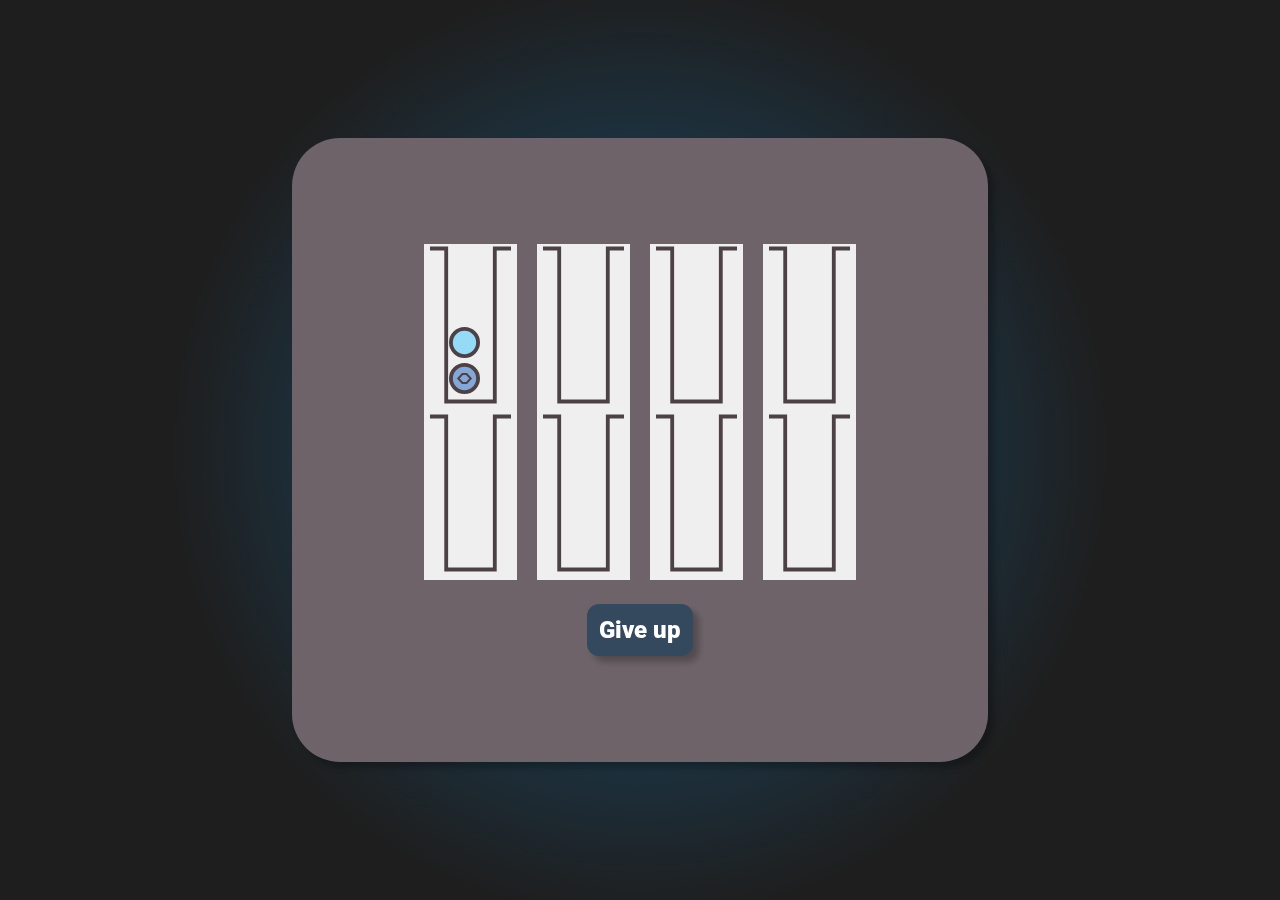
<file: fun/marbles.html>
<!DOCTYPE html>
<html lang="en">
<head>
  <meta charset="UTF-8">
  <meta http-equiv="X-UA-Compatible" content="IE=edge">
  <meta name="viewport" content="width=device-width, initial-scale=1.0">
  <title>Marbles</title>
  <meta name="description" content="Untangle a jumble of marbles into colour groups">
  <meta name="tags" content="colour, sorting, puzzle, challenge">

  <link rel="manifest" href="/manifest.json">
  <link rel="icon" type="image/svg+xml" href="/favicon.svg">
  <link rel="icon" type="image/png" sizes="64x64" href="/ico/64.png">

  <link rel="preconnect" href="https://fonts.googleapis.com">
  <link rel="preconnect" href="https://fonts.gstatic.com" crossorigin>
  <link href="https://fonts.googleapis.com/css2?family=Roboto:wght@400;900&display=swap" rel="stylesheet">
  <link rel="stylesheet" href="/common.css" rel="stylesheet">
  <style>
    :root {
      --ball1: #73d0f6;
      --ball2: #95daf6;
      --ball3: #99bbe3;
      --ball4: #85a7d8;
      --ball5: #807dbb;
      --ball6: #948dc4;
      --ball7: #ab9fce;
      --ball8: #bcafd6;
      --ball9: #cdbfdd;
      --ball10: #e3d7ea;
    }
    .row{
      display: flex;
      flex-direction: row;
      gap: 20px;
    }
    .flask{
      position: relative;
    }
    .flask > * {
      pointer-events: none;
    }
    .marbles{
      display: flex;
      flex-direction: column-reverse;
      gap: 5px;
      position: absolute;
      bottom: 18px;
      left: 25px;
    }
    .marbles > svg {
      transform: translateY(0);
      opacity: 1;
      transition: transform 250ms, opacity 250ms;
      animation: dropin 250ms;
    }
    .flask.focus > .marbles > svg:last-child {
      transform: translateY(-10px);
      opacity: 0.6;
    }
    @keyframes dropin {
      0% {
        transform: translateY(-10px);
        opacity: 0.6;
      }
      100% {
        transform: translateY(0);
        opacity: 1;
      }
    }
  </style>
</head>
<body>
  <div id="menu" class="panel" style="display:none;">
    <h1>Marbles</h1>
    <p>Untangle a jumble of marbles into colour groups</p>
    <button class="big-red btn action-start">Go</button>
    <div class="options" style="margin-top: 1em">
      <a class="btn" href="/">More games</a>
    </div>
  </div>

  <div id="game" class="panel" style="background:#6d6368;">
    <div class="row">
      <button class="flask nobtn" title="Flask">
        <svg width="81" height="160"><use href="#icon-tube"></use></svg>
        <span class="marbles">
          <svg width="31" height="31"><use href="#icon-hex"></use></svg>
          <svg width="31" height="31"><use href="#icon-plain"></use></svg>
        </span>
      </button>
      <button class="flask nobtn" title="Flask">
        <svg width="81" height="160"><use href="#icon-tube"></use></svg>
        <span class="marbles"></span>
      </button>
      <button class="flask nobtn" title="Flask">
        <svg width="81" height="160"><use href="#icon-tube"></use></svg>
        <span class="marbles"></span>
      </button>
      <button class="flask nobtn" title="Flask">
        <svg width="81" height="160"><use href="#icon-tube"></use></svg>
        <span class="marbles"></span>
      </button>
    </div>
    <div class="row">
      <button class="flask nobtn" title="Flask">
        <svg width="81" height="160"><use href="#icon-tube"></use></svg>
        <span class="marbles"></span>
      </button>
      <button class="flask nobtn" title="Flask">
        <svg width="81" height="160"><use href="#icon-tube"></use></svg>
        <span class="marbles"></span>
      </button>
      <button class="flask nobtn" title="Flask">
        <svg width="81" height="160"><use href="#icon-tube"></use></svg>
        <span class="marbles"></span>
      </button>
      <button class="flask nobtn" title="Flask">
        <svg width="81" height="160"><use href="#icon-tube"></use></svg>
        <span class="marbles"></span>
      </button>
    </div>
    <div class="options" style="margin-top: 1em">
      <button class="btn action-cancel">Give up</button>
    </div>
  </div>

  <!-- Symbols for all SVG sprites in this game
    Spritesheet generated from https://codeshack.io/svg-sprite-generator
  -->
  <svg xmlns="http://www.w3.org/2000/svg" style="display:none">
    <defs>
      <style>
        .cls-1,.cls-2 {
          stroke:#4c4245;
          stroke-miterlimit:10;
        }
        .cls-1 {
          stroke-width:3.82px;
        }
        .cls-2 {
          fill:none;
          stroke-width:2px;
        }
        #Tube > .cls-1 {
          fill: none;
        }
      </style>
    </defs>
    <symbol id="icon-jasper" viewBox="0 0 30.82 30.82">
    <g id="Layer_2" data-name="Layer 2"><g id="Marbles"><g id="Jasper"><circle style="fill:var(--ball1);" class="cls-1" cx="15.41" cy="15.41" r="13.5"/><polygon class="cls-2" points="12.41 16.91 15.41 10.91 18.41 16.91 15.41 19.91 12.41 16.91"/></g></g></g>
    </symbol>
    <symbol id="icon-plain" viewBox="0 0 30.82 30.82">
    <g id="Layer_2" data-name="Layer 2"><g id="Marbles"><g id="Plain"><circle style="fill:var(--ball2);" class="cls-1" cx="15.41" cy="15.41" r="13.5"/></g></g></g>
    </symbol>
    <symbol id="icon-trapezoid" viewBox="0 0 30.82 30.82">
    <g id="Layer_2" data-name="Layer 2"><g id="Marbles"><g id="Trapezoid"><circle style="fill:var(--ball3);" class="cls-1" cx="15.41" cy="15.41" r="13.5"/><polygon class="cls-2" points="10.91 19.91 13.91 10.91 16.91 10.91 19.91 19.91 10.91 19.91"/></g></g></g>
    </symbol>
    <symbol id="icon-hex" viewBox="0 0 30.82 30.82">
    <g id="Layer_2" data-name="Layer 2"><g id="Marbles"><g id="Hex"><circle style="fill:var(--ball4);" class="cls-1" cx="15.41" cy="15.41" r="13.5"/><polygon class="cls-2" points="13.35 10.91 17.48 10.91 21.6 15.41 17.48 19.91 13.35 19.91 9.22 15.41 13.35 10.91"/></g></g></g>
    </symbol>
    <symbol id="icon-diamond" viewBox="0 0 30.82 30.82">
    <g id="Layer_2" data-name="Layer 2"><g id="Marbles"><g id="Diamond"><circle style="fill:var(--ball5);" class="cls-1" cx="15.41" cy="15.41" r="13.5"/><rect class="cls-2" x="12.23" y="12.23" width="6.36" height="6.36" transform="translate(-6.38 15.41) rotate(-45)"/></g></g></g>
    </symbol>
    <symbol id="icon-square" viewBox="0 0 30.82 30.82">
    <g id="Layer_2" data-name="Layer 2"><g id="Marbles"><g id="Square"><circle style="fill:var(--ball6);" class="cls-1" cx="15.41" cy="15.41" r="13.5"/><rect class="cls-2" x="10.91" y="10.91" width="9" height="9"/></g></g></g>
    </symbol>
    <symbol id="icon-widow" viewBox="0 0 30.82 30.82">
    <g id="Layer_2" data-name="Layer 2"><g id="Marbles"><g id="Widow"><circle style="fill:var(--ball7);" class="cls-1" cx="15.41" cy="15.41" r="13.5"/><polygon class="cls-2" points="10.91 19.91 19.91 10.91 19.91 19.91 10.91 10.91 10.91 19.91"/></g></g></g>
    </symbol>
    <symbol id="icon-circle" viewBox="0 0 30.82 30.82">
    <g id="Layer_2" data-name="Layer 2"><g id="Marbles"><g id="Circle"><circle style="fill:var(--ball8);" class="cls-1" cx="15.41" cy="15.41" r="13.5"/><circle class="cls-2" cx="15.12" cy="15.12" r="4.21"/></g></g></g>
    </symbol>
    <symbol id="icon-triangle" viewBox="0 0 30.82 30.82">
    <g id="Layer_2" data-name="Layer 2"><g id="Marbles"><g id="Triangle"><circle style="fill:var(--ball9);" class="cls-1" cx="15.41" cy="15.41" r="13.5"/><polygon class="cls-2" points="15.41 10.91 10.91 19.91 19.91 19.91 15.41 10.91"/></g></g></g>
    </symbol>
    <symbol id="icon-cross" viewBox="0 0 30.82 30.82">
    <g id="Layer_2" data-name="Layer 2"><g id="Marbles"><g id="Cross"><circle style="fill:var(--ball10);" class="cls-1" cx="15.41" cy="15.41" r="13.5"/><polygon class="cls-2" points="13.91 13.91 13.91 10.91 16.91 10.91 16.91 13.91 19.91 13.91 19.91 16.91 16.91 16.91 16.91 19.91 13.91 19.91 13.91 16.91 10.91 16.91 10.91 13.91 13.91 13.91"/></g></g></g>
    </symbol>
    <symbol id="icon-tube" viewBox="0 0 81 158.87">
    <g id="Layer_2" data-name="Layer 2"><g id="Tube"><polyline id="Tube-2" data-name="Tube" class="cls-1" points="0 2.93 16.2 2.93 16.2 155.93 64.8 155.93 64.8 2.93 81 2.93"/></g></g>
    </symbol>
  </svg>

  <script src="//cdn.yiays.com/jquery-3.7.1.min.js"></script>
  <script src="/common.js"></script>
  <script>
    const balls = [
      'plain',
      'hex',
      'jasper',
      'cross',
      'trapezoid',
      'widow',
      'diamond',
      'triangle',
      'square',
      'circle'
    ];

    const schemes = {
      'vivid': ['f15758','f5845c','fcb958','fee256','bbd75c','7bc35e','7bcaae','6599d1','6861ab','da61a4'],
      'neutral': ['f2707f','f69375','efb670','f0ca6f','c2db71','91ca69','89cbb5','77abdc','766eb2','ed70a4'],
      'pastel': ['e5adac','f4c7a5','f4d2a4','f2e3a4','d6e6a4','acd79c','addbc3','a5d7f4','bfa4ce','eca5c9'],
      'girlatsea': ['015259','026d77','42999b','82c5be','b8dedc','eef8fa','daf0f2','fdddd3','f5c2b1','e39678'],
      'bayside': ['13293d','1c526f','173e56','fdf7b8','e5d177','13709a','f9e384','3096d3','83c5e8','e9f1f2'],
      'purpleplanet': ['73d0f6','95daf6','99bbe3','85a7d8','807dbb','948dc4','ab9fce','bcafd6','cdbfdd','e3d7ea'],
      'blisteringsun': ['fff26e','efe136','edbe35','d7a928','faa32c','d88328','ec6236','bf4727','a21d21','681219']
    };

    $().ready(() => {
      $('.action-start').on('click', () => {
        $('#menu').hide();
        $('#game').show();
      });

      $('.action-cancel').on('click', menu);

      $('.flask').on('click', (e) => {
        const lasttube = $('.flask.focus').get();
        if(lasttube.length) {
          $(lasttube).toggleClass('focus');
          const movemarble = $(lasttube).find('.marbles > svg:last-child');
          const newflaskcontainer = $(e.target).find('.marbles');
          const belowmarble = newflaskcontainer.find('svg:last-child');
          if(belowmarble.length == 0 || belowmarble.children().first().attr('href') == movemarble.children().first().attr('href'))
            movemarble.appendTo(newflaskcontainer);
          else
            $(e.target).toggleClass('focus');
        }else{
          $(e.target).toggleClass('focus');
        }
      });
    });

    function menu() {
      $('#game').hide();
      $('#menu').show();
    }
  </script>
</body>
</html>
</file>
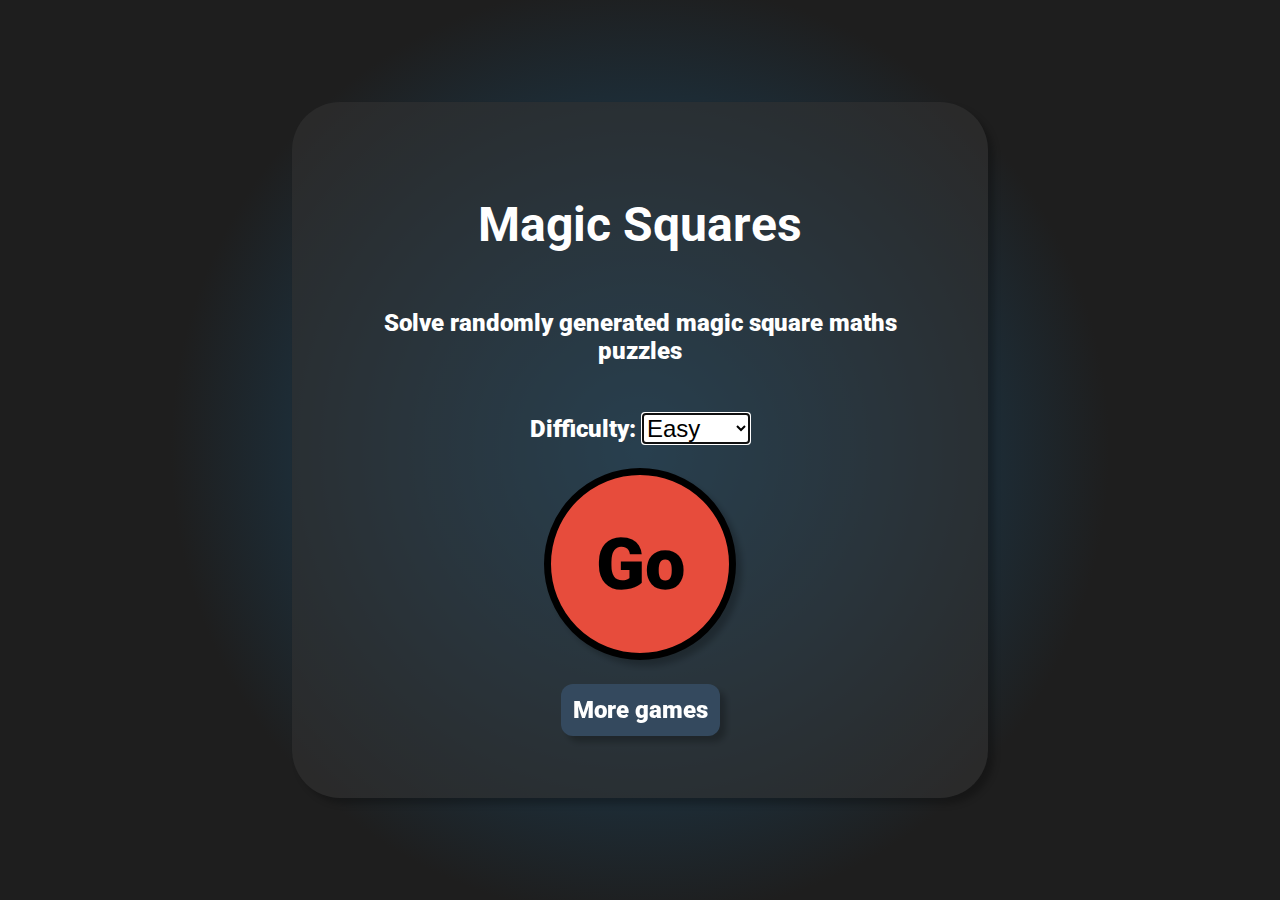
<file: stem/magicsquares.html>
<!DOCTYPE html>
<html lang="en">
<meta>
  <meta charset="UTF-8">
  <meta http-equiv="X-UA-Compatible" content="IE=edge">
  <meta name="viewport" content="width=device-width, initial-scale=1.0">
  <title>Magic Squares</title>
  <meta name="description" content="Solve randomly generated magic square maths puzzles">
  <meta name="tags" content="addition, subtraction, maths, mathematics, challenge">

  <link rel="preconnect" href="https://fonts.googleapis.com">
  <link rel="preconnect" href="https://fonts.gstatic.com" crossorigin>
  <link href="https://fonts.googleapis.com/css2?family=Roboto:wght@400;900&display=swap" rel="stylesheet">
  <link rel="stylesheet" href="/common.css?v=16" rel="stylesheet">
  <style>
    body>.panel {
      height: 25em;
    }
    #magicsquare {
      border-collapse: collapse;
    }
    #magicsquare td {
      width: 3em;
      height: 3em;
      border: 3px solid white;
      border-color: var(--text);
    }
    #magicsquare input[type=number] {
      appearance: textfield;
      -moz-appearance: textfield;
      font-size: 1.2em;
      width: 2rem;
      height: 2rem;
      text-align: center;
    }
    #magicsquare input[type=number]::-webkit-outer-spin-button, #magicsquare input[type=number]::-webkit-inner-spin-button {
      -webkit-appearance: none;
    }

  </style>
</head>
<body>
  <div id="menu" class="panel">
    <h1>Magic Squares</h1>
    <p>
      Solve randomly generated magic square maths puzzles
    </p>
    <p>
      <label for="difficulty">Difficulty: </label>
      <select id="difficulty" autofocus>
        <option value="easy" selected>Easy</option>
        <option value="medium">Medium</option>
        <option value="hard">Hard</option>
        <option value="harder">Harder</option>
      </select>
    </p>
    <button class="big-red btn action-start">Go</button>
    <div class="options" style="margin-top: 1em">
      <a class="btn" href="/">More games</a>
    </div>
  </div>
  <div id="game" class="panel" style="display:none;">
    <h1>Magic Squares</h1>
    <p>The sum in every direction is <span id="sum">0</span></p>
    <table id="magicsquare"></table>
    <br>
    <form class="play">
      <br>
      <div class="options">
        <button class="btn action-cancel not-confirm-action">Menu</button>
        <input type="submit" class="btn" value="Check answers">
      </div>
    </form>
    <div class="results">
      <br>
      <div class="options">
        <button class="btn action-cancel">Menu</button>
        <button class="btn action-new">Generate another</button>
      </div>
    </div>
  </div>

  <script src="//cdn.yiays.com/jquery-3.7.1.min.js"></script>
  <script src="/common.js?v=16"></script>
  <script>
    const gamerules = {
      'easy': {'min': 1, 'max': 2, 'size': 3},
      'medium': {'min': 1, 'max': 4, 'size': 3},
      'hard': {'min': 1, 'max': 8, 'size': 4},
      'harder': {'min': 1, 'max': 16, 'size': 5}
    };
    let mode = 2;
    let difficulty;
    let sum, grid, problemgrid, gridsize;

    $().ready(() => {
      $('.action-cancel').on('click', menu);

      $('.play').on('submit', checkanswer);

      $('.action-new').on('click', newquestion);

      $('.action-start').on('click', () => {
        $('#menu').hide();
        $('#game').show();
        difficulty = $('#difficulty').val();
        
        newquestion();

        return false;
      });
    });

    function newquestion() {
      iterator = randint(gamerules[difficulty].max, gamerules[difficulty].min);
      var start = randint(gamerules[difficulty].max*2, gamerules[difficulty].min);
      gridsize = gamerules[difficulty].size;

      generate_grid(iterator, start);

      generate_problemgrid(0.2);

      sum = calculate_sum(iterator, start);

      $('#sum').text(sum);

      render_grid(problemgrid);

      $('#game .results').hide();
      $('#game .play').show();
    }

    function generate_grid(iterator, start=1) {
      grid = [];
      for(x=0; x<gridsize; x++) {
        grid[x] = [];
        for(y=0; y<gridsize; y++) {
          grid[x][y] = null;
        }
      }

      var x = 1, y = 0, val = start;
      var ox, oy;
      
      if(gridsize%2 == 1 && gridsize >= 3) {
        // odd size formula
        for(var i=0; i<gridsize**2; i++) {
          grid[x][y] = val;
          val += iterator;
          ox = x++;
          oy = y--;
          if(y < 0) y = gridsize - 1;
          if(x >= gridsize) x = 0;
          if(grid[x][y] != null) {
            x = ox;
            y = oy + 1;
            if(y >= gridsize) {
              y = 0;
              //if(grid[x][y] != null) return;
            }
          }
        }
      }else if(gridsize == 4) {
        // size 4 formula
        unused = [];
        for(y=0; y<gridsize; y++) {
          for(x=0; x<gridsize; x++) {
            if(x!=y && x!=gridsize-y-1)
              grid[x][y] = val;
            else
              unused.push(val);
            val += iterator;
          }
        }
        for(y=0; y<gridsize; y++) {
          for(x=0; x<gridsize; x++) {
            if(grid[x][y] == null)
              grid[x][y] = unused.pop();
          }
        }
      }else{
        toasty("Generating a magic square of this size is either impossible or unsupported!", 10, true);
        menu();
      }
    }

    function generate_problemgrid(ratio) {
      problemgrid = JSON.parse(JSON.stringify(grid));

      var nulled = 0, rx, ry, nc;

      while ((nulled/(gridsize**2)) < ratio) {
        rx = randint(gridsize-1, 0);
        ry = randint(gridsize-1, 0);

        if(problemgrid[rx][ry] != null) {
          // Test row
          nc = 0;
          for(var tx=0; tx<gridsize; tx++)
            if(problemgrid[tx][ry] == null) nc++;
            if(nc > 1) continue;

          // Test col
          nc = 0;
          for(var ty=0; ty<gridsize; ty++)
            if(problemgrid[rx][ty] == null) nc++;
            if(nc > 1) continue;

          // Test diagonal
          nc = 0;
          if(rx==ry) {
            for(var txy=0; txy<gridsize; txy++)
              if(problemgrid[txy][txy] == null) nc++;
              if(nc > 1) continue;
          }
          if(rx==gridsize-ry-1) {
            for(var txy=0; txy<gridsize; txy++)
              if(problemgrid[txy][gridsize-txy-1] == null) nc++;
              if(nc > 1) continue;
          }

          // Null out the row
          problemgrid[rx][ry] = null;
          nulled++;
        }
      }
    }

    function calculate_sum(iterator, start=1) {
      return (gridsize/2) * (2*start + (gridsize**2 - 1) * iterator);
    }

    function render_grid(grid) {
      let newhtml = '';
      for(let y=0; y<gridsize; y++) {
        newhtml += `<tr>`;
        for(let x=0; x<gridsize; x++) {
          if(grid[x][y] == null)
            newhtml += `<td data-coords="${x},${y}"><input type="number" min=1 max=200 required></td>`;
          else
            newhtml += `<td data-coords="${x},${y}"><span>${grid[x][y]}</span></td>`;
        }
        newhtml += `</tr>`;
      }
      $('#magicsquare').html(newhtml);
    }

    function checkanswer(e) {
      e.preventDefault();

      correct = [];
      incorrect = [];
      
      $('#magicsquare input').each((i,el) => {
        let ans = parseInt(el.value);
        let [x,y] = el.parentElement.dataset.coords.split(',');
        if(ans == grid[x][y])
          correct.push([x,y]);
        else
          incorrect.push([x,y]);
      });

      render_grid(grid);
      correct.forEach(([x,y]) => {
        $(`#magicsquare td[data-coords="${x},${y}"]`).addClass('correct');
      });
      incorrect.forEach(([x,y]) => {
        $(`#magicsquare td[data-coords="${x},${y}"]`).addClass('incorrect');
        $(`#magicsquare td[data-coords="${x},${y}"]>span`).addClass('squiggle');
      });

      $('#game .play').hide();
      $('#game .results').show();
    }

    function menu() {
      $('#game').hide();
      $('#menu').show();
    }
  </script>
</body>
</html>
</file>
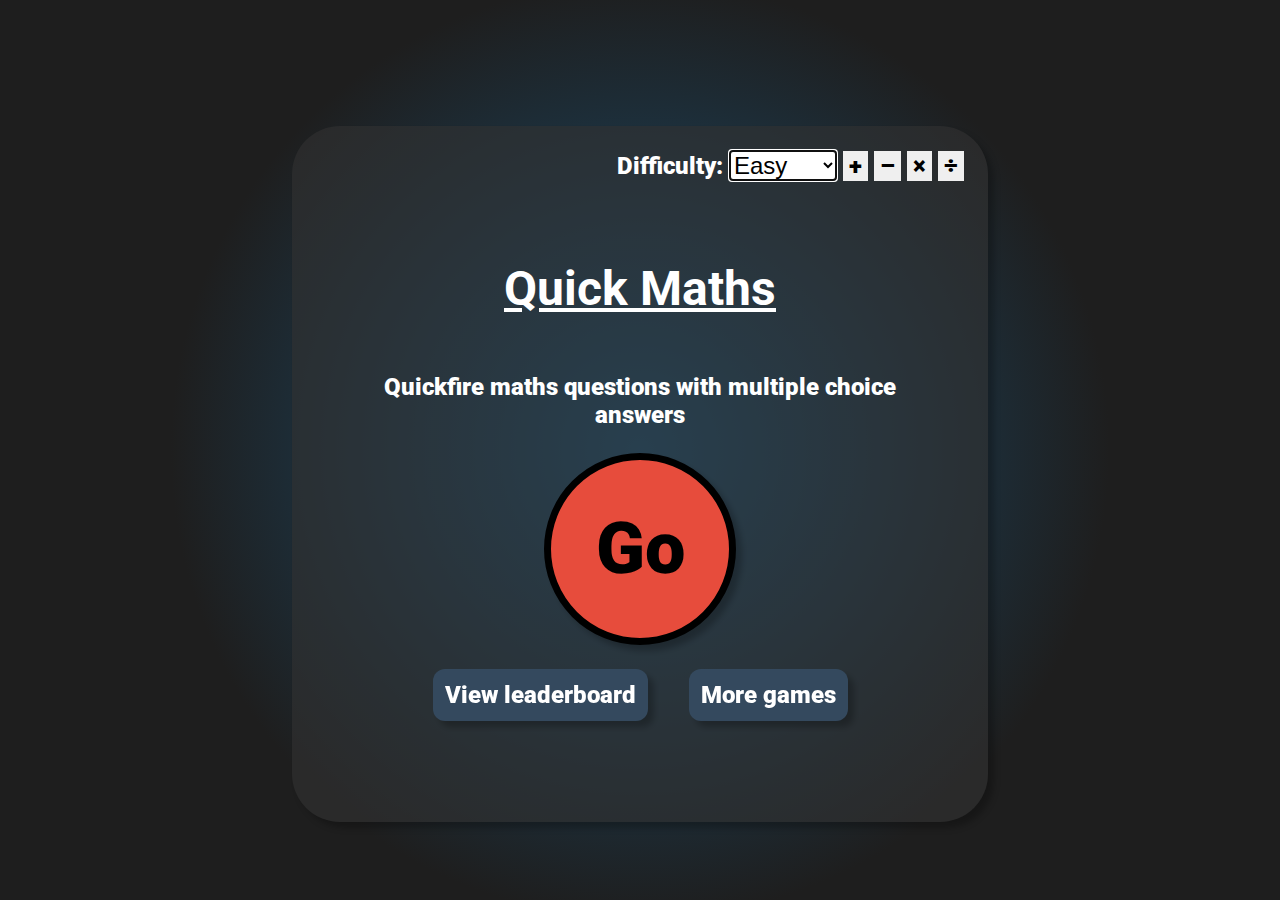
<file: stem/quickmaths.html>
<!DOCTYPE html>
<html lang="en">
<meta>
  <meta charset="UTF-8">
  <meta http-equiv="X-UA-Compatible" content="IE=edge">
  <meta name="viewport" content="width=device-width, initial-scale=1.0">
  <title>Quick Maths</title>
  <meta name="description" content="Test your speed solving skills by answering maths questions as fast as you can!">
  <meta name="tags" content="addition, subtraction, multiplication, division, speed, times tables, maths, mathematics, challenge, leaderboard">

  <link rel="preconnect" href="https://fonts.googleapis.com">
  <link rel="preconnect" href="https://fonts.gstatic.com" crossorigin>
  <link href="https://fonts.googleapis.com/css2?family=Roboto:wght@400;900&display=swap" rel="stylesheet">
  <link rel="stylesheet" href="/common.css?v=16" rel="stylesheet">
  <style>
    body {
      margin-top: 2rem;
    }
    body>.panel {
      height: 25em;
    }
    #answers {
      display: inline-block;
      text-align: left;
    }
    .multichoice {
      height: 8em;
    }
    .multichoice .btn {
      font-size: 2em;
    }
    .multichoice .fraction {
      pointer-events: none;
    }
  </style>
</head>
<body>
  <div class="panel">
    <div class="panel-controls">
      <label for="difficulty">Difficulty: </label>
      <select id="difficulty" autofocus>
        <option value="easy" selected>Easy</option>
        <option value="medium">Medium</option>
        <option value="hard">Hard</option>
        <option value="harder">Harder</option>
      </select>
      <button onclick="mode=0;on_modechange();" title="Switch to Quick Addition">+</button>
      <button onclick="mode=1;on_modechange();" title="Switch to Quick Subtraction">–</button>
      <button onclick="mode=2;on_modechange();" title="Switch to Quick Multiplication">×</button>
      <button onclick="mode=3;on_modechange();" title="Switch to Quick Division">÷</button>
    </div>
    <div id="menu" class="passthrough">
      <h1><u>Quick Maths</u></h1>
      <p>
        Quickfire maths questions with multiple choice answers
      </p>
      <button class="big-red btn" id="start">Go</button>
      <div class="options" style="margin-top: 1em">
        <button class="btn action-leaderboard">View leaderboard</button>
        <a class="btn" href="/">More games</a>
      </div>
    </div>
    <div id="leaderboard" class="passthrough" style="display:none;">
      <h1>Quickest Maths</h1>
      <p id="leaderboard-diff">
        (difficulty)
      </p>
      <table id="board" width="100%">
        <thead>
          <th>Place</th><th>Name</th><th>Score</th>
        </thead>
        <tbody>
          <td>--</td><td>-----</td><td>---</td>
        </tbody>
      </table>
      <br>
      <div class="options">
        <button class="btn action-cancel">Back</button>
      </div>
    </div>
    <div id="game" class="passthrough" style="display:none;">
      <h1 id="question">Question</h1>
      <div>
        Current time: <span class="timer" id="timer-current">00:00.00</span>
      </div>
      <div>
        Total time: <span class="timer" id="timer-total">00:00.00</span>
      </div>
      <br>
      <div class="play">
        <div class="multichoice">
          <button class="btn action-answer">1</button>
          <button class="btn action-answer">2</button>
          <button class="btn action-answer">3</button>
          <button class="btn action-answer">4</button>
        </div>
        <div class="options" style="position:relative;top:3.7rem;">
          <button class="btn action-cancel">Menu</button>
        </div>
      </div>
      <div class="results">
        <ul id="answers">
          
        </ul>
        <div class="options">
          <button class="btn action-end">Score</button>
        </div>
      </div>
      <div class="end">
        <b>Answers: </b> <span id="correctans">0</span>/<span id="totalans">0</span>.
        <hr><b>Your score: <span id="score">0 in 0 seconds</span></b>
        <br><br>
        <div class="options">
          <button class="btn confirm-action action-cancel">Menu</button>
          <button class="btn action-results">Results</button>
          <button class="btn action-submit">Submit highscore</button>
        </div>
        <br>
      </div>
    </div>
  </div>

  <script src="//cdn.yiays.com/jquery-3.7.1.min.js"></script>
  <script src="/common.js?v=16"></script>
  <script>
    const gamerules = {
      'easy': {'min': 1, 'max': 4},
      'medium': {'min': 2, 'max': 7},
      'hard': {'min': 5, 'max': 12},
      'harder': {'min': 5, 'max': 15}
    };
    const randomizers = [
      (i) => i - 4,
      (i) => i + 3,
      (i) => i * 2,
      (i) => i / 2,
      (i) => i * 2 - 5,
      (i) => i * 3 - 16,
      (i) => (i - 1) * 2,
      (i) => (i + 1) / 2 
    ];
    const modesymbols = {
      0: '+',
      1: '–',
      2: '×',
      3: '÷'
    }
    const modeactions = {
      0: (a, b) => a + b,
      1: (a, b) => a - b,
      2: (a, b) => a * b,
      3: (a, b) => a / b
    }
    let mode = 2;
    let difficulty = 'easy';
    let norepeat, tested;
    let q;
    let correctAnswer;
    let timerCurrent, totalTime, totalRight, slowDown, score;
    let intTimer;

    $().ready(() => {
      $('.action-cancel').on('click', menu);

      $('.action-end').on('click', showscore);

      $('.action-answer').on('click', checkanswer);

      $('.action-results').on('click', showanswers);

      $('.action-submit').on('click', () => {
        submit_highscore(`quickmaths_${mode}_${difficulty}`, score);
      });

      $('.action-leaderboard').on('click', showleaderboard);

      $('#difficulty').on('change', (e) => {difficulty=e.target.value; on_modechange()});

      $('#start').on('click', newgame);

      if('mode' in urlParams) {
        mode = Number(urlParams.mode);
      }
      on_modechange();
    });

    function newgame() {
      $('#menu,#leaderboard,.panel-controls').hide();
      $('#game').show();
      difficulty = $('#difficulty').val();
      norepeat = [];
      tested = [];
      totalTime = 0;
      totalRight = 0;
      slowDown = 0;
      $('#answers').html('');
      
      newquestion();
    }

    function newquestion() {
      let range = gamerules[difficulty].max - gamerules[difficulty].min;
      let possiblequestions = (range + 1) * (range + 1);
      let limit = 10;

      while(true) {
        ra = randint(gamerules[difficulty].max, gamerules[difficulty].min);
        rb = randint(gamerules[difficulty].max, gamerules[difficulty].min);
        q = `${ra} ${modesymbols[mode]} ${rb}`

        if(tested.length >= limit) {
          showanswers();
          return;
        }

        if(norepeat.indexOf(q) >= 0) {
          if(norepeat.length >= possiblequestions) {
            showanswers();
            return;
          }
          continue;
        }
        norepeat.push(q);
        tested.push(q);
        if(rb!=ra) // Also block repetition of the reverse of the question
          norepeat.push(`${rb} ${modesymbols[mode]} ${ra}`);
        break;
      }
      correctAnswer = modeactions[mode](ra, rb);
      let answers = [correctAnswer];
      while(answers.length < 4) {
        wrongans = randomizers[randint(randomizers.length - 1)](correctAnswer);
        if(answers.indexOf(wrongans) < 0) {
          answers.push(wrongans);
        }
      }
      shuffle(answers);

      $('#question').text(`What is ${q}?`);
      // Slowdown mechanic hints at when an answer was wrong and encourages the user to think about the next one
      for(var i in answers) {
        $('.multichoice > .btn').eq(i)
        .html(fraction_representation(answers[i]))
        .addClass('disabled')
        .attr('data-value', answers[i]);
      }
      setTimeout(() => {
        for(var i in answers) $('.multichoice > .btn').eq(i).removeClass('disabled');
      }, 250 * Math.min(slowDown, 3));
      timerCurrent = new Date().getTime();
      intTimer = setInterval(timerTick, 50);

      $('#timer-current').parent().show();
      $('#game .results').hide();
      $('#game .end').hide();
      $('#game .play').show();
    }

    function checkanswer(e) {
      if(e.target.classList.contains('disabled')) return;

      var rightAns = fraction_representation(correctAnswer);
      if(e.target.dataset.value == correctAnswer) {
        $('#answers').append(`<li>${q} = <span class="correct">${rightAns}</span></li>`);
        totalRight += 1;
        if(slowDown > 0) slowDown--;
      }else{
        var yourAns = fraction_representation(e.target.dataset.value);
        console.log(e.target.dataset.value, correctAnswer, rightAns, yourAns);
        $('#answers').append(`<li>${q} = <u class="incorrect squiggle">${yourAns}</u> <span class="correct">${rightAns}</span></li>`);
        slowDown += 1;
      }
      
      clearInterval(intTimer);
      timerTick();
      totalTime += new Date().getTime() - timerCurrent;

      newquestion();
    }

    function showanswers() {
      $('#timer-current').parent().hide();
      $('#question').text("Challenge complete!");
      $('#game .play').hide();
      $('#game .end').hide();
      $('#game .results').show();
    }

    function showscore() {
      $('#game .play').hide();
      $('#game .results').hide();
      $('#game .end').show();

      $('#correctans').text(totalRight);
      $('#totalans').text(tested.length);
      let seconds = (totalTime / 1000) % 60;
      score = totalRight / seconds;
      $('#score').text(`${Math.round(score * 100) / 100} correct answers per second`);
    }

    function menu() {
      $('#game,#leaderboard').hide();
      $('#menu,.panel-controls').show();
      clearInterval(intTimer);
    }

    function timerTick() {
      $('#timer-current').text(msToTime(new Date().getTime() - timerCurrent));
      $('#timer-total').text(msToTime(new Date().getTime() - timerCurrent + totalTime));
    }

    function showleaderboard() {
      $('#game,#menu').hide();
      $('#leaderboard,.panel-controls').show();

      $('#leaderboard-diff').text(`(${difficulty.charAt(0).toUpperCase()+difficulty.slice(1)} difficulty)`);

      get_leaderboard(`quickmaths_${mode}_${difficulty}`,
                      result_converter=(v) => `${Math.round(v*100)/100}p/s`,
                      sorter=(a,b) => b[2] - a[2]);
    }

    function msToTime(duration) {
      var milliseconds = Math.floor((duration % 1000) / 10),
        seconds = Math.floor((duration / 1000) % 60),
        minutes = Math.floor((duration / (1000 * 60)) % 60);

      minutes = (minutes < 10) ? "0" + minutes : minutes;
      seconds = (seconds < 10) ? "0" + seconds : seconds;
      milliseconds = (milliseconds < 10) ? "0" + milliseconds : milliseconds;

      return minutes + ":" + seconds + "." + milliseconds;
    }

    function on_modechange() {
      if(mode == 0){
        document.title = "Quick Addition";
        $('#menu>h1').text(`Quick Addition (${difficulty})`);
        $('#leaderboard>h1').text("Quickest Addition");
      }else if(mode == 1){
        document.title = "Quick Subtraction";
        $('#menu>h1').text(`Quick Subtraction (${difficulty})`);
        $('#leaderboard>h1').text("Quickest Subtraction");
      }else if(mode == 2){
        document.title = "Quick Multiplication";
        $('#menu>h1').text(`Quick Multiplication (${difficulty})`);
        $('#leaderboard>h1').text("Quickest Multiplication");
      }else if(mode == 3){
        document.title = "Quick Division";
        $('#menu>h1').text(`Quick Division (${difficulty})`);
        $('#leaderboard>h1').text("Quickest Division");
      }
      else{
        console.error(`Unknown game mode ${mode} requested!`);
      }
      $('#difficulty').val(difficulty);
      if(!('mode' in urlParams) || urlParams.mode != mode || !('difficulty' in urlParams) || urlParams.difficulty != difficulty)
        window.history.pushState({}, '', document.location.href.split('?')[0]+`?mode=${mode}&difficulty=${difficulty}`);

      if($('#leaderboard>h1').is(':visible')) {
        showleaderboard();
      }
    }

    var urlParams;
    window.onpopstate = function () {
      var match,
        pl     = /\+/g,  // Regex for replacing addition symbol with a space
        search = /([^&=]+)=?([^&]*)/g,
        decode = function (s) { return decodeURIComponent(s.replace(pl, " ")); },
        query  = window.location.search.substring(1);
    
      urlParams = {};
      while (match = search.exec(query))
        urlParams[decode(match[1])] = decode(match[2]);
      
      let oldmode = mode;
      let olddiff = difficulty;
      if('mode' in urlParams) {
        mode = Number(urlParams.mode);
      } else if (mode != 0) {
        mode = 0;
      }
      if('difficulty' in urlParams) {
        difficulty = urlParams.difficulty;
      } else if (mode != 0) {
        difficulty = 0;
      }
      if(difficulty != olddiff || mod != oldmode)
        on_modechange();
    }
    window.onpopstate();
  </script>
</body>
</html>
</file>
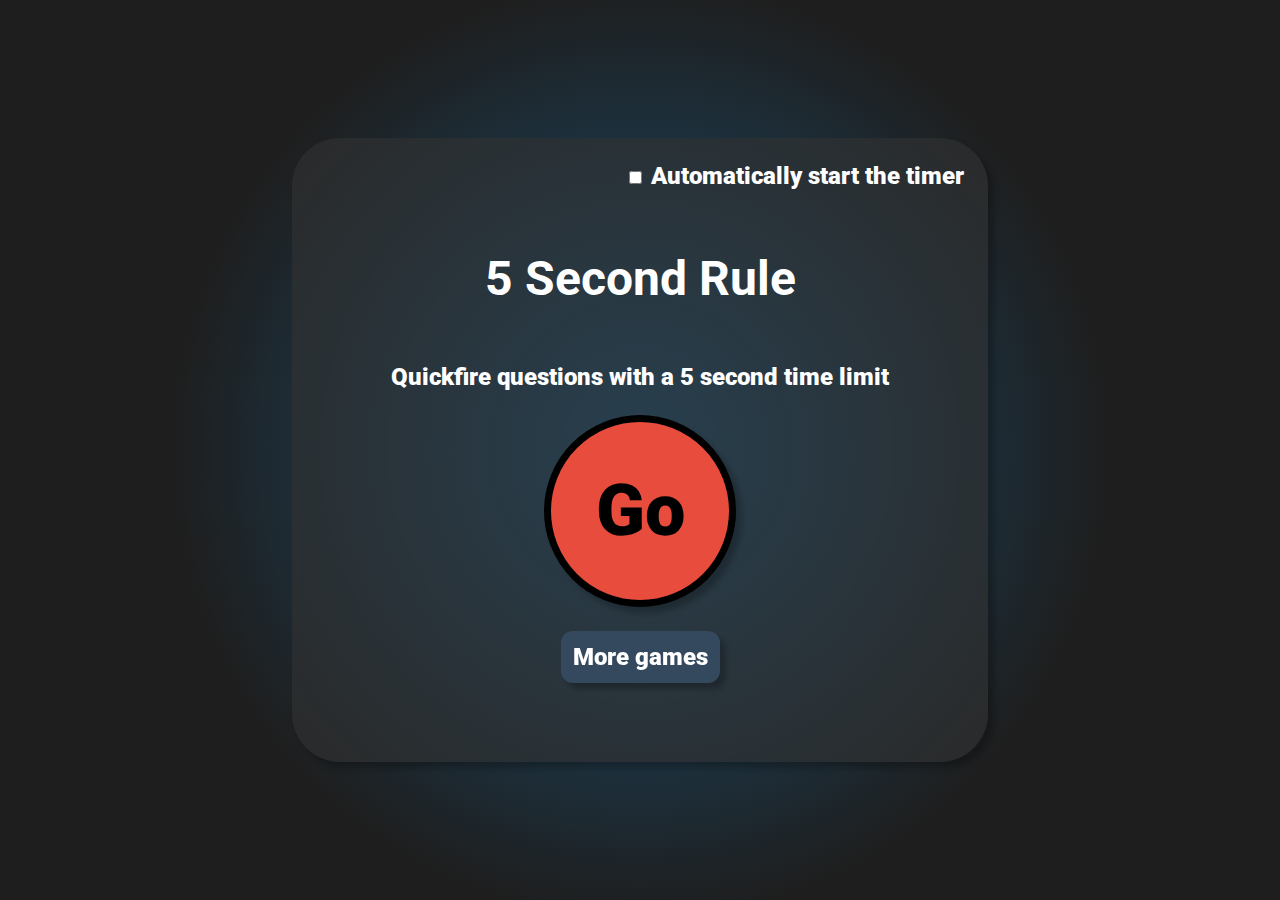
<file: trivia/5secondrule.html>
<!DOCTYPE html>
<html lang="en">
<head>
  <meta charset="UTF-8">
  <meta http-equiv="X-UA-Compatible" content="IE=edge">
  <meta name="viewport" content="width=device-width, initial-scale=1.0">
  <title>5 Second Rule</title>
  <meta name="description" content="Name three things related to a prompt in 5 seconds.">
  <meta name="tags" content="trivia, quiz, speed, challenge, naming, related">

  <link rel="preconnect" href="https://fonts.googleapis.com">
  <link rel="preconnect" href="https://fonts.gstatic.com" crossorigin>
  <link href="https://fonts.googleapis.com/css2?family=Roboto:wght@400;900&display=swap" rel="stylesheet">
  <link rel="stylesheet" href="/common.css?v=16" rel="stylesheet">
</head>
<body>
  <div id="menu" class="panel">
    <div class="panel-controls">
      <input type="checkbox" id="autotimer">
      <label for="autotimer">Automatically start the timer</label>
    </div>

    <h1>5 Second Rule</h1>
    <p>Quickfire questions with a 5 second time limit</p>
    <button class="big-red btn" id="start">Go</button>
    <div class="options" style="margin-top: 1em">
      <a class="btn" href="/">More games</a>
    </div>
  </div>
  <div id="game" class="panel" style="display:none;">
    <h1 id="question">Question</h1>
    <span class="countdown">5</span>
    <div class="options pre">
      <button class="btn action-cancel">Menu</button>
      <button class="btn action-timer">Start the timer</button>
    </div>
    <div class="options post">
      <button class="btn action-cancel">Menu</button>
      <button class="btn action-advance">Next question</button>
    </div>
  </div>

  <script src="//cdn.yiays.com/jquery-3.7.1.min.js"></script>
  <script src="/common.js?v=16"></script>
  <script>
    const questions = [
      "toppings that shouldn't go on pizza",
      "toppings that go on ice cream",
      "ice cream flavours",
      "potato chip flavours",
      "sweet foods",
      "salty foods",
      "spicy foods",
      "types of cookie",
      "types of pizza",
      "types of soup",
      "types of yoghurt",
      "types of milk",
      "Pokemon",
      "farm animals",
      "zoo animals",
      "red fruits",
      "songs you like",
      "songs you hate",
      "fruits",
      "vegetables",
      "brands of fizzy",
      "brands of chocolate",
      "potato chip flavours",
      "things made of plastic",
      "white things",
      "orange things",
      "green things",
      "purple things",
      "blue things",
      "things a painter would have",
      "things a musician would have",
      "things a magician would have",
      "things that can fly",
      "things that can run",
      "things in this room",
      "things that need electricity",
      "things you can buy at a fish 'n chip shop",
      "things you wear in the Winter",
      "things you wear in the Summer",
      "things you spread on toast",
      "things you can only find in New Zealand",
      "things you wear around your neck",
      "things you would do if shipwrecked on an island",
      "things that pirates have",
      "things with a screen",
      "powers vampires have",
      "powers werewolves have",
      "super powers",
      "super heroes",
      "fairy tales",
      "sports that need a ball",
      "things found in a pencil case",
      "things found in a bin",
      "things that start with A",
      "things that start with B",
      "things that start with C",
      "things that start with D",
      "things that start with E",
      "things that start with F",
      "things that start with G",
      "things that start with H",
      "things that start with I",
      "things that start with J",
      "things that start with K",
      "things that start with L",
      "things that start with M",
      "things that start with N",
      "things that start with O",
      "things that start with P",
      "things that start with Q",
      "things that start with R",
      "things that start with S",
      "things that start with T",
      "things that start with U",
      "things that start with V",
      "things that start with W",
      "things that start with Y",
      "things that start with Z",
      "holidays",
      "seasons",
      "fish",
      "reptiles",
      "mammals",
      "birds",
      "insects",
      "emotions",
      "animals that begin with the letter A",
      "foods that begin with the letter P",
      "things you aren't allowed to do",
      "things that swim",
      "months in a year",
      "days in a week",
      "members of the Chinese zodiac",
      "countries in Europe",
      "countries in Asia",
      "countries beginning with the letter M",
      "countries beginning with the letter S",
      "subjects taught at school",
      "gemstones",
      "Disney characters",
      "flowers",
      "shapes",
      "planets",
      "movies",
      "sports played in teams",
      "capital cities in the world",
      "languages spoken in Europe",
      "languages spoken in Asia",
      "languages spoken in South America",
      "famous singers",
      "things you can't do in the dark",
      "things you can do in the dark",
      "things you can do alone",
      "things you can't do alone",
      "musical instruments",
      "ways to cook an egg",
      "ways to cook a potato",
      "types of cereal",
      "foods you can eat with a spoon",
      "foods you can't eat with a spoon",
      "foods you can eat with a fork",
      "foods you can't eat with a fork",
      "foods you can eat with chopsticks",
      "foods you can't eat with chopsticks",
      "foods your grandparents make",
      "ways to make your mother mad",
      "ways to make your father mad",
      "ways to make your mother happy",
      "ways to make your father happy",
      "boy names",
      "girl names",
      "board games",
      "scary small creatures",
      "types of cake",
      "Mario characters",
      "things you do before going to bed",
      "words that rhyme with 'stone'",
      "countries beginning with the letter 's'",
      "super heroes",
      "things you might find at a beach",
      "school sports",
      "punctuation marks",
      "french words",
      "illnesses",
      "things that you brush",
      "ways to waste money",
      "items you can recycle",
      "green foods",
      "words ending with 'ing'",
      "things you can do in water",
      "animals found in the garden",
      "things that are deadly",
      "words begining with 'tri'",
      "objects that have a handle",
      "maths symbols",
      "video games",
      "nocturnal creatures",
      "sauces",
      "ways to cook potatoes",
      "things you take to the beach",
      "numbers that add up to 50",
      "words ending with 'at'",
      "plants",
      "books",
      "types of meat",
      "organs",
      "foreign currencies",
      "things that come in a can",
      "jobs",
      "dinosaurs"
    ];
    let question = null;
    let norepeat = [];

    let timer = null;

    $().ready(() => {
      function newquestion() {
        clearInterval(timer);

        question = Math.floor(Math.random() * questions.length);
        while(norepeat.indexOf(question) >= 0) {
          if(norepeat.length == questions.length) {
            toasty("Out of questions! Check back another time for more!", 10, true);
            menu();
            return;
          }
          question = Math.floor(Math.random() * questions.length);
        }

        norepeat.push(question);

        $('#question').text('Name 3 '+questions[question]);

        $('#game .options.post').hide();
        $('#game .options.pre').show();
        $('#game .countdown').hide();

        if($('#autotimer').get(0).checked) starttimer(true);
      }

      function starttimer(delay=false) {
        $('#game .options.pre').hide();
        $('#game .options.post').show();
        $('#game .countdown').show();
        $('#game .countdown').text(5);

        setTimeout(() => {
          timer = setInterval(() => {
            let val = $('#game .countdown').text();
            if(val > 0){
              val -= 1;
              $('#game .countdown').text(val>0?val:'Times up!');
            }else{
              clearInterval(timer);
            }
          }, 1000);
        }, delay?500:0);
      }

      function menu() {
        clearInterval(timer);

        $('#hype,#game').hide();
        $('#menu').show();
      }

      $('#start').on('click', () => {
        $('#menu').hide();
        $('#game').show();
        
        newquestion();

        return false;
      });

      $('.action-cancel').on('click', menu);

      $('.action-advance').on('click', newquestion);

      $('.action-timer').on('click', () => {starttimer()});
    })
  </script>
</body>
</html>
</file>
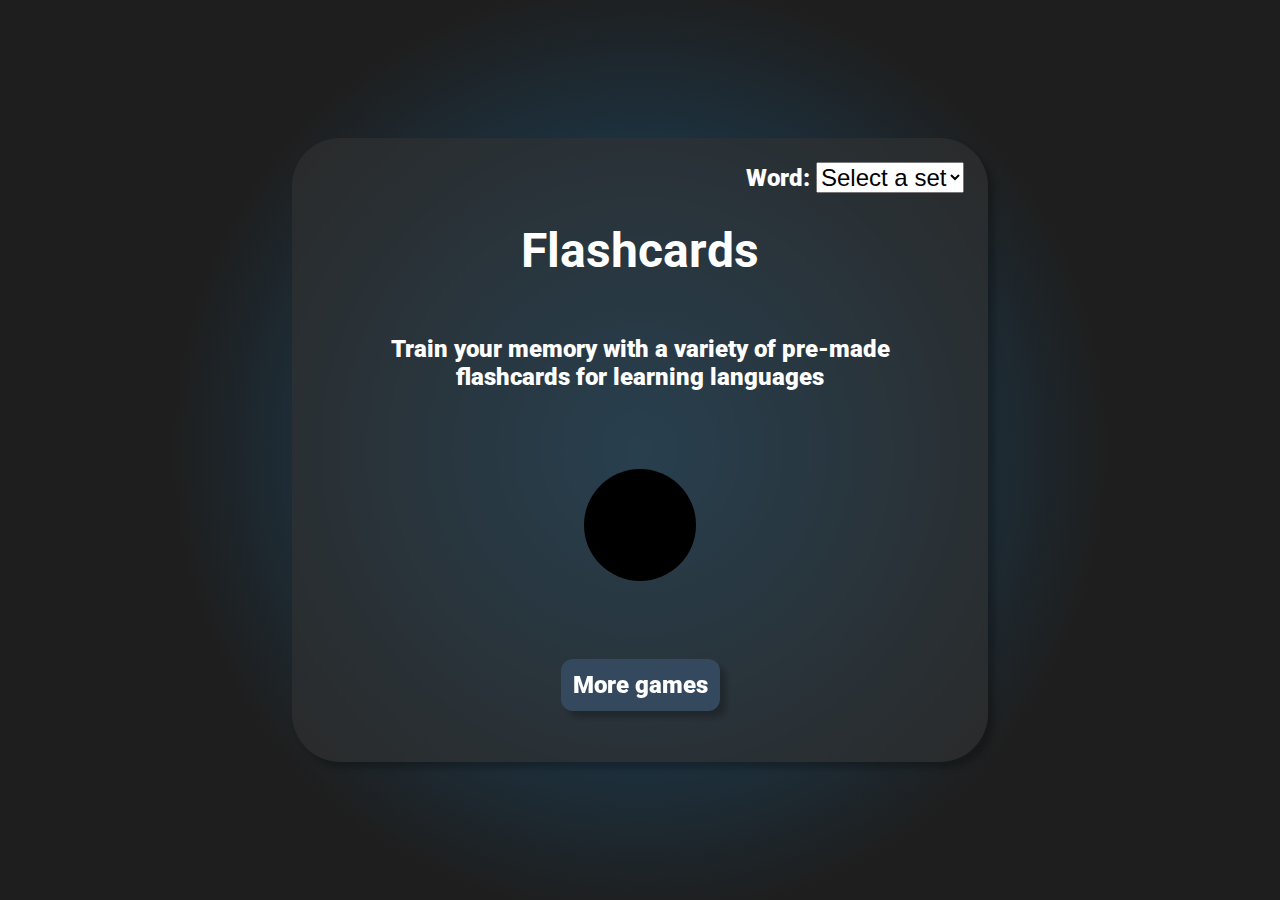
<file: trivia/flashcards.html>
<!DOCTYPE html>
<html lang="en">
<head>
  <meta charset="UTF-8">
  <meta http-equiv="X-UA-Compatible" content="IE=edge">
  <meta name="viewport" content="width=device-width, initial-scale=1.0">
  <title>Flashcards</title>
  <meta name="description" content="Train your memory with a variety of pre-made flashcards for learning languages">
  <meta name="tags" content="test, quiz, flashcard, language, memory">

  <link rel="preconnect" href="https://fonts.googleapis.com">
  <link rel="preconnect" href="https://fonts.gstatic.com" crossorigin>
  <link href="https://fonts.googleapis.com/css2?family=Roboto:wght@400;900&display=swap" rel="stylesheet">
  <link rel="stylesheet" href="/common.css?v=16" rel="stylesheet">
  <style>
    #game {
      perspective: 1000px;
    }
    .flashcard {
      position: relative;
      width: 10em;
      height: 6em;
      background: var(--bg);
      border-radius: 1em;
      box-shadow: rgba(0,0,0,0.25) 0.25rem 0.25rem 0.25rem 0;
      --a-visibility: visible;
      --b-visibility: hidden;
    }
    .flashcard.flipped {
      animation: flipcard 500ms ease forwards;
    }
    .flashcard .side-a, .flashcard .side-b {
      display: grid;
      position: absolute;
      inset: 0;
      align-content: center;
    }
    .flashcard .side-a {
      font-size: 4em;
      visibility: var(--a-visibility);
    }
    .flashcard .side-b {
      visibility: var(--b-visibility);
      transform: rotateY(180deg);
    }
    @keyframes flipcard {
      0% {
        transform: rotateY(0deg);
        background: var(--bg);
        --a-visibility: visible;
        --b-visibility: hidden;
      }
      100% {
        transform: rotateY(-180deg);
        background: var(--accent);
        --a-visibility: hidden;
        --b-visibility: visible;
      }
    }
  </style>
</head>
<body>
  <div id="menu" class="panel">
    <p class="panel-controls">
      <label for="modeswitch">Word: </label>
      <select name="set" id="modeswitch">
        <option selected value="">Select a set</option>
      </select>
    </p>
    <h1>Flashcards</h1>
    <p>
      Train your memory with a variety of pre-made flashcards for learning languages
    </p>
    <div class="loader">Loading...</div>
    <button class="big-red btn disabled" id="start" style="display:none;">Go</button>
    <div class="options" style="margin-top: 1em">
      <a class="btn" href="/">More games</a>
    </div>
  </div>
  <div id="game" class="panel" style="display:none;">
    <h1 id="question">Card 0/0</h1>
    <div class="flashcard">
      <div class="side-a">
        Question
      </div>
      <div class="side-b">
        Answer
      </div>
    </div>
    <br>

    <div class="pre">
      <div class="options">
        <button class="btn action-cancel">Menu</button>
        <button class="btn action-answer">Show answer</button>
      </div>
    </div>
    <div class="post">
      <div class="options">
        <button class="btn action-cancel">Menu</button>
        <button class="btn action-advance">Next question</button>
      </div>
    </div>
  </div>

  <script src="//cdn.yiays.com/jquery-3.7.1.min.js"></script>
  <script src="/common.js?v=16"></script>
  <script>
    let norepeat = [];
    let flashcards = {};
    let mode = '';
    let number = -1;

    $().ready(() => {
      let promises = [];
      promises.push($.getJSON('flashcards.json', (data) => {populate_modelist(data)}));
      Promise.all(promises).then((_) => load_complete());

      $('#start').on('click', (e) => {
        $('#menu').hide();
        $('#game').show();
        mode = $('#modeswitch').val();
        norepeat = [];
        
        newquestion();

        return false;
      });

      $('#modeswitch').on('change', (e) => {mode = e.target.value;on_modechange()});

      $('.action-cancel').on('click', menu);

      $('.action-advance').on('click', newquestion);

      $('.action-answer').on('click', showanswer);
    });

    function populate_modelist(data) {
      Object.keys(data).forEach((set) => {
        let keyname = set.toLowerCase().replace(/ - .*/, '').replace(' ','_') + '_' + data[set].length;
        flashcards[keyname] = data[set];
        $('#modeswitch').append(`<option value="${keyname}">${set}</option>`);
      });

      if('mode' in urlParams) {
        mode = urlParams.mode;
        on_modechange();
      }
    }

    function newquestion() {
      while(true) {
        number = randint(flashcards[mode].length - 1);

        if(norepeat.indexOf(number) >= 0) {
          if(norepeat.length >= flashcards[mode].length) {
            toasty("Out of cards!", 10, true);
            menu();
            return;
          }
          continue;
        }
        norepeat.push(number);
        break;
      }

      $('#question').text(`Card ${norepeat.length} / ${flashcards[mode].length}`);
      let [question, answer] = Object.entries(flashcards[mode][number])[0]
      $('#game>.flashcard>.side-a').text(question);
      $('#game>.flashcard>.side-b').text(answer);

      $('#game>.flashcard').removeClass('flipped');
      $('#game .post').hide();
      $('#game .pre').show();
    }

    function showanswer() {
      $('#game>.flashcard').addClass('flipped');
      $('#game .pre').hide();
      $('#game .post').show();
    }

    function menu() {
      $('#game').hide();
      $('#menu').show();
    }

    function on_modechange() {
      $('#modeswitch').val(mode);
      if(mode == '') {
        $('#start').addClass('disabled');
      } else {
        $('#start').removeClass('disabled');
      }
      if(!('mode' in urlParams) || urlParams.mode != mode)
        window.history.pushState({}, '', document.location.href.split('?')[0]+`?mode=${mode}`);
      menu();
    }

    var urlParams;
    window.onpopstate = function() {
      var match,
        pl     = /\+/g,  // Regex for replacing addition symbol with a space
        search = /([^&=]+)=?([^&]*)/g,
        decode = function (s) { return decodeURIComponent(s.replace(pl, " ")); },
        query  = window.location.search.substring(1);
    
      urlParams = {};
      while (match = search.exec(query))
        urlParams[decode(match[1])] = decode(match[2]);
      
      if('mode' in urlParams && urlParams.mode != mode) {
        mode = urlParams.mode;
        on_modechange();
      } else if (mode != '') {
        mode = '';
        on_modechange();
      }
    };
    window.onpopstate();
  </script>
</body>
</html>
</file>
<file: common.css>
:root {
  --bg: #1e1e1e;
  --accent: #1a547a;
  --trivia: #863d0c;
  --stem: #1a547a;
  --geo: #1d663c;
  --eng: #561f6d;
  --fg: rgba(50, 50, 50, 0.6);
  --primary: #34495e;
  --secondary: #aaa;
  --text: #fff;
  --antitext: #000;
  --correct: #2ecc71;
  --incorrect: #e74c3c;
}
html {
  --theme: #1a547a;
  display: flex;
  font-family: 'Roboto', sans-serif;
  font-weight: 900;
  min-height: 100lvh;
  background: #1e1e1e;
  background: radial-gradient(circle at center, var(--theme) 0%, var(--bg) 60%);
  background-attachment: fixed;
  color: #fff;
  color: var(--text);
  text-align: center;
}
@media screen and (min-width: 80rem) {
  html {
    font-size: 1.5rem;
  }
}
input,select,button {
  font-size: 1em;
}
input[type=submit], button {
  border: none;
  font: inherit;
}
body {
  display: flex;
  width: 100%;
  height: auto;
  flex-direction: column;
  justify-content: center;
  align-items: center;
  margin: 0;
  box-sizing: border-box;
  overflow: auto;
}
body.keyboard {
  margin-bottom: calc(clamp(2.4rem, calc((100vw - 1rem) / 3), 16rem));
}
h1 {
  font-size: 2em;
}

/* Utilities */
.passthrough {
  display: contents;
}

/* Text decorators */
.correct {
  color: #2ecc71;
  color: var(--correct);
}
.incorrect {
  color: #e74c3c;
  color: var(--incorrect);
}
.squiggle {
  display: inline-block;
  position: relative;
  text-decoration: none;
  border-bottom: 2px dotted #e74c3c;
  border-bottom-color: var(--incorrect);
}
.squiggle:after {
  content: '';
  width: 100%;
  border-bottom:2px dotted #e74c3c;
  border-bottom-color: var(--incorrect);
  position: absolute;
  font-size: 1em;
  top: calc(1em - 1px);
  bottom: -1px;
  left: -2px;
  display: block;
}
.missing {
  opacity: 0.5;
}
.spoiler {
  display: inline-block;
  background: black;
  background: var(--antitext);
  padding: 0 0.25em;
  color: black;
  color: var(--antitext);
  transition: color 500ms;
}
.spoiler:hover {
  color: inherit;
  color: var(--text);
}

/* Elements */
.countdown {
  font-size: 1.5em;
  margin-bottom: 1rem;
}
.panel {
  display: flex;
  position: relative;
  flex-direction: column;
  justify-content: center;
  align-items: center;
  width: 25em;
  max-width: 80vw;
  height: 22em;
  padding: 2em;
  background: rgba(50, 50, 50, 0.6);
  background: var(--fg);
  border-radius: 2em;
  box-shadow: rgba(0,0,0,0.25) 0.25rem 0.25rem 0.25rem 0;
}
.panel-controls {
  position: absolute;
  top: 1rem;
  right: 1rem;
  margin: 0;
}
.btn {
  display: flex;
  justify-content: center;
  align-items: center;
  background: #34495e;
  background: var(--primary);
  color: var(--text);
  padding: 0.5em;
  border-radius: 0.5em;
  text-decoration: none;
  box-shadow: rgba(0,0,0,0.25) 0.25rem 0.25rem 0.25rem 0;
  filter: brightness(1);
  cursor: pointer;
  transition: filter 0.25s;
}
.btn:hover {
  filter: brightness(1.25);
}
.btn.disabled {
  opacity: 0.5;
  cursor: default;
  pointer-events: none;
  box-shadow: none;
}
.btn.big-red {
  color: var(--antitext);
  width: 8rem;
  height: 8rem;
  background: var(--incorrect);
  font-size: 3em;
  border: 0.3rem solid var(--antitext);
  border-radius: 50%;
}
.btn h1 {
  margin: 0;
}
.btn p {
  margin-bottom: 0;
}
.options {
  display: flex;
  width: 19em;
  flex-direction: row;
  justify-content: space-around;
}
.multichoice {
  display: grid;
  grid-template: 1fr 1fr / 1fr 1fr;
  gap: 0.5rem;
}

/* Toasty */
.toasty {
  position: fixed;
  bottom: 0;
  left: 0;
  right: 0;
  width: 20em;
  width: max-content;
  max-width: 20em;
  margin: 0 auto;
  margin-bottom: calc((100vh - 100dvh) / 2);
  padding: 1em 2em;
  background: var(--primary);
  box-shadow: rgba(0,0,0,0.25) 0 0 0.5rem 0;
  z-index: 100;
  z-index: calc(var(--id, 0) + 100);
  animation: toast-popin 250ms;
}
.toasty.error {
  background: var(--incorrect);
}
.toasty.finite {
  animation: toast-popin 250ms,
    toast-popout 250ms calc(var(--expiry, 5s) - 250ms) forwards;
}
.toasty.finite::before {
  content: '';
  position: absolute;
  top: 0;
  left: 0;
  right: 100%;
  height: 0.25em;
  background: var(--accent);
  animation: toast-progress var(--expiry, 5s) forwards;
}
.toasty .close {
  position: absolute;
  color: var(--incorrect);
  cursor: pointer;
  top: 0.5em;
  right: 0.5em;
}
.toasty.error .close {
  color: var(--antitext);
}
@keyframes toast-popin {
  0% {
    transform: translateY(110%);
  }
  100% {
    transform: translateY(0%);
  }
}
@keyframes toast-popout {
  0% {
    transform: translateY(0%);
  }
  100% {
    transform: translateY(110%);
  }
}
@keyframes toast-progress {
  0% {
    right: 100%;
  }
  100% {
    right: 0%;
  }
}

/* On-screen popup keyboard */
#keyboard {
  display: none;
  position: fixed;
  top: 100vh;
  bottom: 0;
  left: 0;
  right: 0;
  font-size: clamp(0.8rem, calc((100vw - 1rem) / 21), 2rem);
  background: rgba(50, 50, 50, 0.6);
  background: var(--fg);
  border: #aaa 1px solid;
  border-color: var(--secondary);
  flex-direction: column;
  align-items: center;
}
body.keyboard #keyboard {
  top: unset;
}
#keyboard, #keyboard > .row {
  display: flex;
}
#keyboard > .action-toggle-keyboard {
  position: absolute;
  top: -2.5rem;
  right: 1rem;
  font-size: 1rem;
  border-bottom-left-radius: 0;
  border-bottom-right-radius: 0;
}
#keyboard > .row > .btn {
  position: relative;
  width: 2.0em;
  height: 2.2em;
  margin: 0.1em;
}

/* CSS Shake animation */
.shake {
  animation: shake 0.82s cubic-bezier(.36,.07,.19,.97) both;
  transform: translate3d(0, 0, 0);
  backface-visibility: hidden;
  perspective: 1000px;
}

@keyframes shake {
  10%, 90% {
    transform: translate3d(-1px, 0, 0);
  }

  20%, 80% {
    transform: translate3d(2px, 0, 0);
  }

  30%, 50%, 70% {
    transform: translate3d(-4px, 0, 0);
  }

  40%, 60% {
    transform: translate3d(4px, 0, 0);
  }
}

/* Fractional representation - https://codepen.io/yiays/pen/dyQweVg */
.fraction {
  display: inline-block;
  position: relative;
  text-indent: -100vw;
  white-space: nowrap;
  vertical-align: bottom;
  overflow: hidden;
}
.fraction::before, .fraction::after {
  position: absolute;
  text-indent: 0;
  font-size: 0.5em;
  left: 10%;
  right: 10%;
  text-align: center;
}
.fraction::before {
  content: attr(data-num);
  top: 0;
  border-bottom: 1px solid #fff;
  border-bottom-color: var(--text);
}
.fraction::after {
  content: attr(data-denom);
  bottom: 0;
}

/* Dynamic media loading */
.media-loader {
  margin-bottom: 1em;
  background: var(--text);
  animation: fadeloop 1s infinite;
}
.media-loader > * {
  opacity: 0;
  transition: 250ms;
}
.media-loader.loaded {
  background: none;
  animation: none;
}
.media-loader.loaded > * {
  opacity: 1;
}
@keyframes fadeloop {
  0% {
    opacity: 0.25;
  }
  50% {
    opacity: 0.125;
  }
  100% {
    opacity: 0.25;
  }
}

/* Loading animation */
.loader,
.loader:before,
.loader:after {
  border-radius: 50%;
}
.loader {
  color: #fff;
  color: var(--text);
  font-size: 11px;
  text-indent: -99999em;
  margin: 55px auto;
  position: relative;
  width: 10em;
  height: 10em;
  box-shadow: inset 0 0 0 1em;
  -webkit-transform: translateZ(0);
  -ms-transform: translateZ(0);
  transform: translateZ(0);
}
.loader:before,
.loader:after {
  position: absolute;
  content: '';
}
.loader:before {
  width: 5.2em;
  height: 10.2em;
  background: #2A2A2A;
  background: var(--antitext);
  border-radius: 10.2em 0 0 10.2em;
  top: -0.1em;
  left: -0.1em;
  -webkit-transform-origin: 5.1em 5.1em;
  transform-origin: 5.1em 5.1em;
  -webkit-animation: load2 2s infinite ease 1.5s;
  animation: load2 2s infinite ease 1.5s;
}
.loader:after {
  width: 5.2em;
  height: 10.2em;
  background: #2A2A2A;
  background: var(--antitext);
  border-radius: 0 10.2em 10.2em 0;
  top: -0.1em;
  left: 4.9em;
  -webkit-transform-origin: 0.1em 5.1em;
  transform-origin: 0.1em 5.1em;
  -webkit-animation: load2 2s infinite ease;
  animation: load2 2s infinite ease;
}
@-webkit-keyframes load2 {
  0% {
    -webkit-transform: rotate(0deg);
    transform: rotate(0deg);
  }
  100% {
    -webkit-transform: rotate(360deg);
    transform: rotate(360deg);
  }
}
@keyframes load2 {
  0% {
    -webkit-transform: rotate(0deg);
    transform: rotate(0deg);
  }
  100% {
    -webkit-transform: rotate(360deg);
    transform: rotate(360deg);
  }
}
</file>
